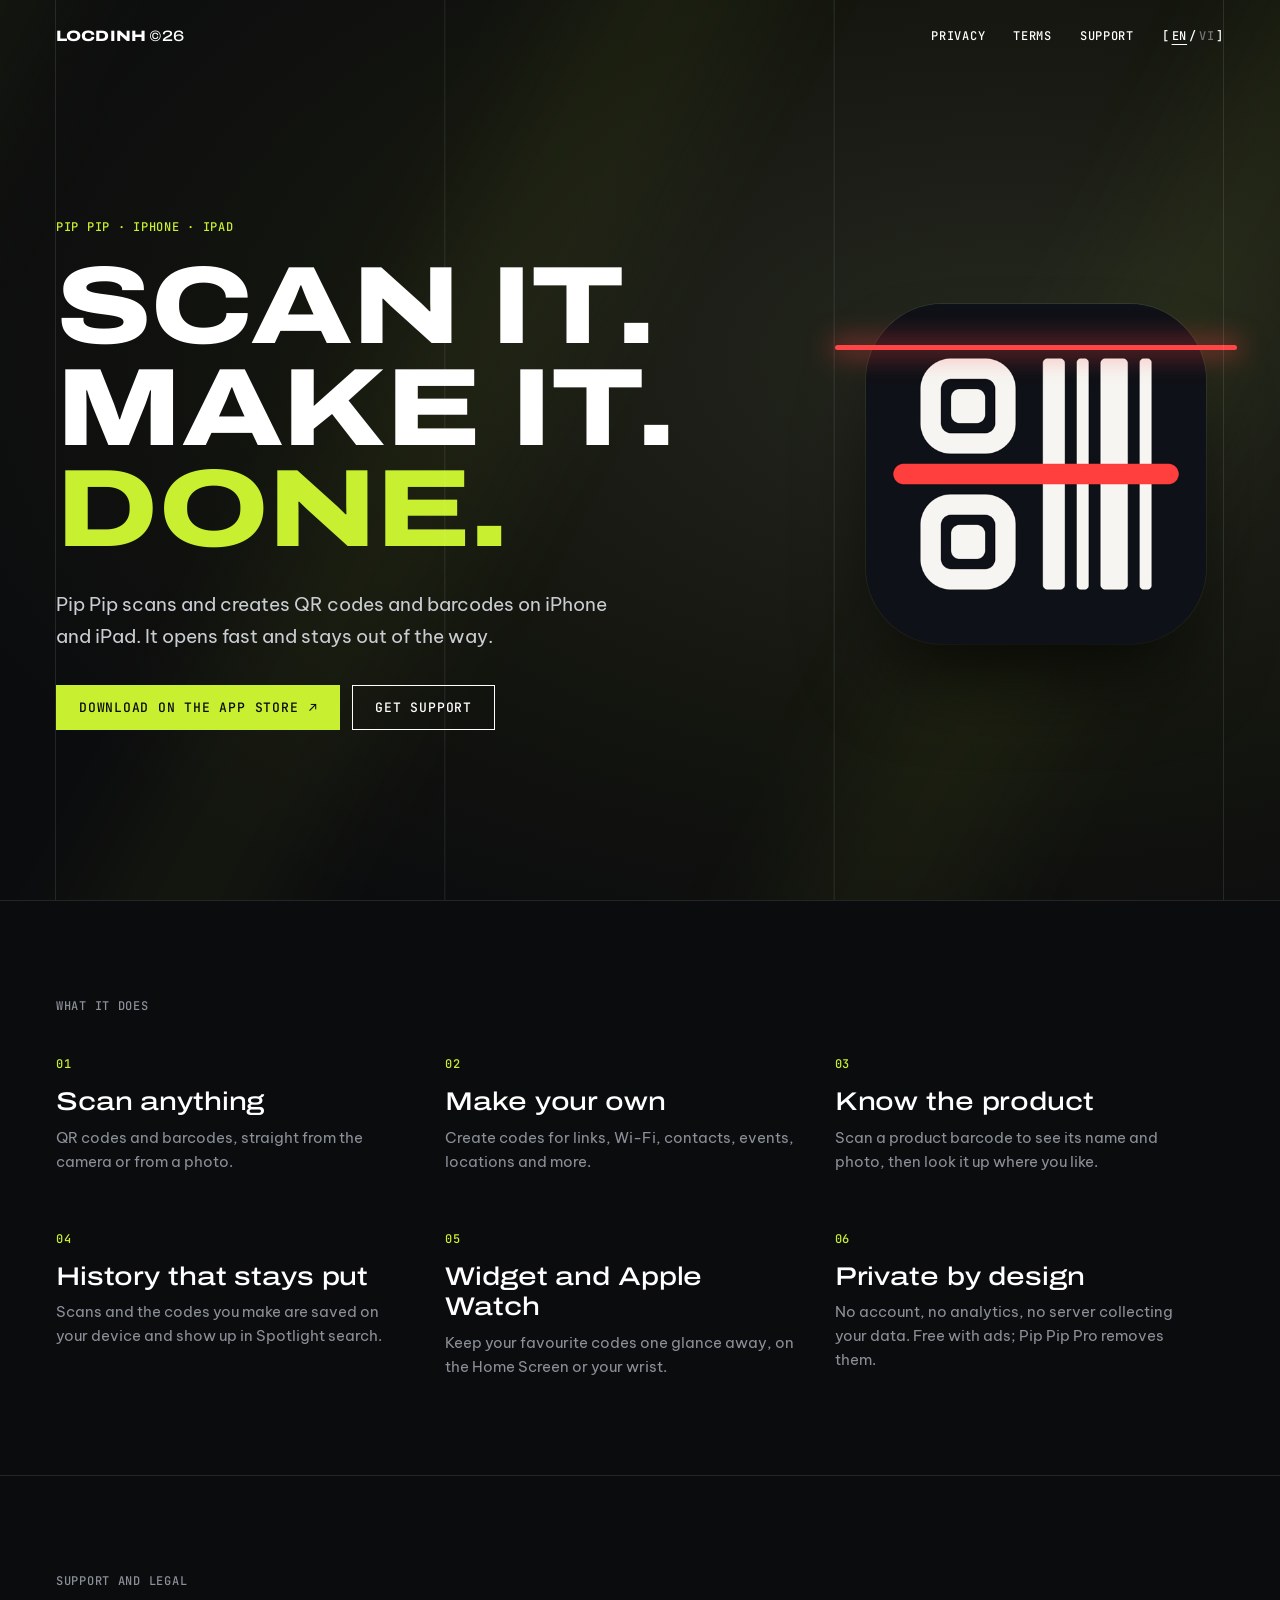
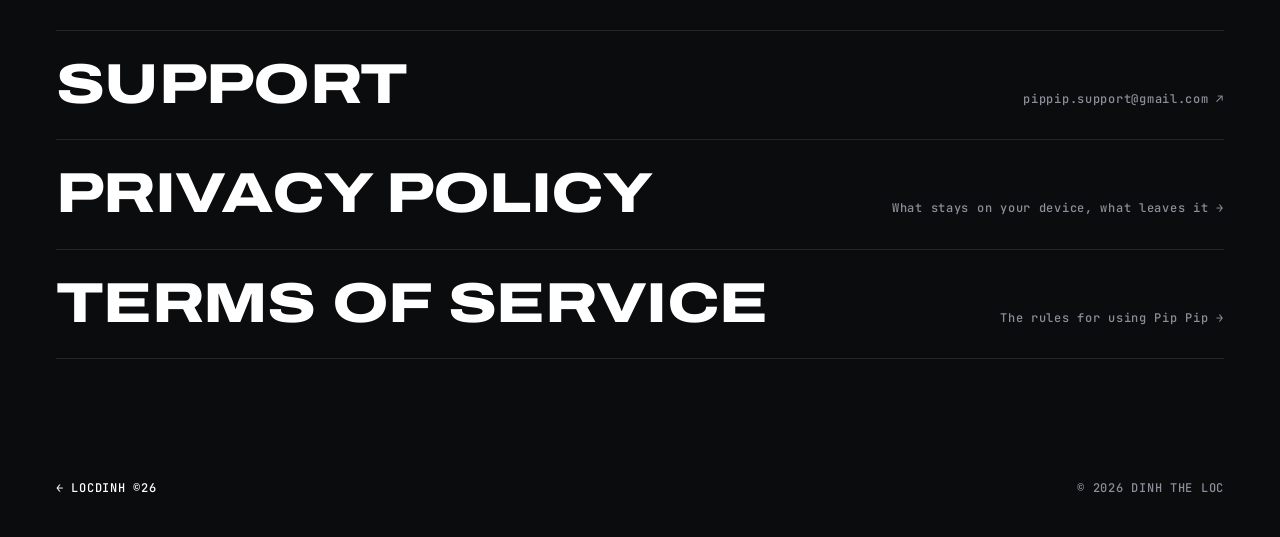
<file: pippip/index.html>
<!doctype html>
<html lang="en" data-lang="en">
<head>
<meta charset="utf-8">
<meta name="viewport" content="width=device-width, initial-scale=1">
<title>PIP PIP · QR and barcode scanner</title>
<meta name="description" content="Pip Pip scans and creates QR codes and barcodes on iPhone and iPad. Quét và tạo mã QR, mã vạch trên iPhone, iPad.">
<meta property="og:title" content="Pip Pip · QR and barcode scanner">
<meta property="og:description" content="Scan and create QR codes and barcodes on iPhone and iPad.">
<meta property="og:image" content="https://dinhtheloc.github.io/assets/pippip-icon.png">
<meta name="theme-color" content="#0b0c0e">
<link rel="icon" href="../assets/pippip-icon.png">
<link rel="stylesheet" href="style.css">
<script>
try { var l = localStorage.getItem("lang"); if (l === "vi" || l === "en") { document.documentElement.dataset.lang = l; document.documentElement.lang = l; } } catch (e) {}
</script>
</head>
<body class="landing">

<div class="grid" aria-hidden="true"></div>

<header class="hud">
  <a class="brand" href="../">LOCDINH<span>©26</span></a>
  <nav aria-label="Primary">
    <a class="opt" href="privacy.html"><span data-l="en">PRIVACY</span><span data-l="vi">RIÊNG TƯ</span></a>
    <a class="opt" href="terms.html"><span data-l="en">TERMS</span><span data-l="vi">ĐIỀU KHOẢN</span></a>
    <a href="#support"><span data-l="en">SUPPORT</span><span data-l="vi">HỖ TRỢ</span></a>
    <span class="switch" role="group" aria-label="Language">[<button type="button" data-set="en" aria-pressed="true">EN</button>/<button type="button" data-set="vi" aria-pressed="false">VI</button>]</span>
  </nav>
</header>

<main>

  <section class="hero">
    <div>
      <p class="mono tagline">PIP PIP · IPHONE · IPAD</p>
      <h1>
        <span data-l="en"><span class="ln">Scan it.</span><span class="ln">Make it.</span><span class="ln">Done.</span></span>
        <span data-l="vi"><span class="ln">Quét.</span><span class="ln">Tạo.</span><span class="ln">Xong.</span></span>
      </h1>
      <p class="lede">
        <span data-l="en">Pip Pip scans and creates QR codes and barcodes on iPhone and iPad. It opens fast and stays out of the way.</span>
        <span data-l="vi">Pip Pip quét và tạo mã QR, mã vạch trên iPhone, iPad. Mở là quét, không rườm rà.</span>
      </p>
      <div class="cta">
        <a class="btn primary" href="https://apps.apple.com/app/id6827655014"><span data-l="en">Download on the App Store</span><span data-l="vi">Tải trên App Store</span> ↗</a>
        <a class="btn" href="#support"><span data-l="en">Get support</span><span data-l="vi">Hỗ trợ</span></a>
      </div>
    </div>
    <div class="shot"><img src="../assets/pippip-icon.png" width="512" height="512" alt="Pip Pip app icon: a QR code and a barcode crossed by a red scan line"></div>
  </section>

  <section class="block">
    <p class="mono"><span data-l="en">WHAT IT DOES</span><span data-l="vi">PIP PIP LÀM GÌ</span></p>
    <ul class="features">
      <li>
        <span class="mono no">01</span>
        <h3><span data-l="en">Scan anything</span><span data-l="vi">Quét mọi mã</span></h3>
        <p><span data-l="en">QR codes and barcodes, straight from the camera or from a photo.</span><span data-l="vi">Mã QR và mã vạch, từ camera hoặc từ ảnh có sẵn.</span></p>
      </li>
      <li>
        <span class="mono no">02</span>
        <h3><span data-l="en">Make your own</span><span data-l="vi">Tự tạo mã</span></h3>
        <p><span data-l="en">Create codes for links, Wi-Fi, contacts, events, locations and more.</span><span data-l="vi">Tạo mã cho đường link, Wi-Fi, liên hệ, sự kiện, vị trí và nhiều thứ khác.</span></p>
      </li>
      <li>
        <span class="mono no">03</span>
        <h3><span data-l="en">Know the product</span><span data-l="vi">Biết ngay sản phẩm</span></h3>
        <p><span data-l="en">Scan a product barcode to see its name and photo, then look it up where you like.</span><span data-l="vi">Quét mã vạch sản phẩm để thấy tên và ảnh, rồi tra cứu ở nơi bạn muốn.</span></p>
      </li>
      <li>
        <span class="mono no">04</span>
        <h3><span data-l="en">History that stays put</span><span data-l="vi">Lịch sử nằm trên máy</span></h3>
        <p><span data-l="en">Scans and the codes you make are saved on your device and show up in Spotlight search.</span><span data-l="vi">Mã đã quét và mã bạn tạo được lưu trên máy, tìm được bằng Spotlight.</span></p>
      </li>
      <li>
        <span class="mono no">05</span>
        <h3><span data-l="en">Widget and Apple Watch</span><span data-l="vi">Widget và Apple Watch</span></h3>
        <p><span data-l="en">Keep your favourite codes one glance away, on the Home Screen or your wrist.</span><span data-l="vi">Mã yêu thích luôn trong tầm mắt, trên màn hình chính hoặc trên cổ tay.</span></p>
      </li>
      <li>
        <span class="mono no">06</span>
        <h3><span data-l="en">Private by design</span><span data-l="vi">Riêng tư từ gốc</span></h3>
        <p><span data-l="en">No account, no analytics, no server collecting your data. Free with ads; Pip Pip Pro removes them.</span><span data-l="vi">Không tài khoản, không thống kê, không máy chủ thu dữ liệu của bạn. Miễn phí có quảng cáo; Pip Pip Pro bỏ quảng cáo.</span></p>
      </li>
    </ul>
  </section>

  <section class="block" id="support">
    <p class="mono"><span data-l="en">SUPPORT AND LEGAL</span><span data-l="vi">HỖ TRỢ VÀ PHÁP LÝ</span></p>
    <ul class="rows">
      <li><a href="mailto:pippip.support@gmail.com"><span><span data-l="en">Support</span><span data-l="vi">Hỗ trợ</span></span><small>pippip.support@gmail.com ↗</small></a></li>
      <li><a href="privacy.html"><span><span data-l="en">Privacy Policy</span><span data-l="vi">Quyền riêng tư</span></span><small><span data-l="en">What stays on your device, what leaves it</span><span data-l="vi">Dữ liệu nào ở lại máy, dữ liệu nào gửi đi</span> →</small></a></li>
      <li><a href="terms.html"><span><span data-l="en">Terms of Service</span><span data-l="vi">Điều khoản dịch vụ</span></span><small><span data-l="en">The rules for using Pip Pip</span><span data-l="vi">Quy định khi dùng Pip Pip</span> →</small></a></li>
    </ul>
  </section>

</main>

<footer class="foot mono">
  <a href="../">← LOCDINH ©26</a>
  <span>© 2026 DINH THE LOC</span>
</footer>

<script>
(function () {
  var root = document.documentElement, buttons = document.querySelectorAll(".switch button");
  function setLang(lang, save) {
    root.dataset.lang = lang; root.lang = lang;
    buttons.forEach(function (b) { b.setAttribute("aria-pressed", String(b.dataset.set === lang)); });
    if (save) { try { localStorage.setItem("lang", lang); } catch (e) {} }
  }
  setLang(root.dataset.lang === "vi" ? "vi" : "en", false);
  buttons.forEach(function (b) { b.addEventListener("click", function () { setLang(b.dataset.set, true); }); });
})();
</script>
</body>
</html>
</file>
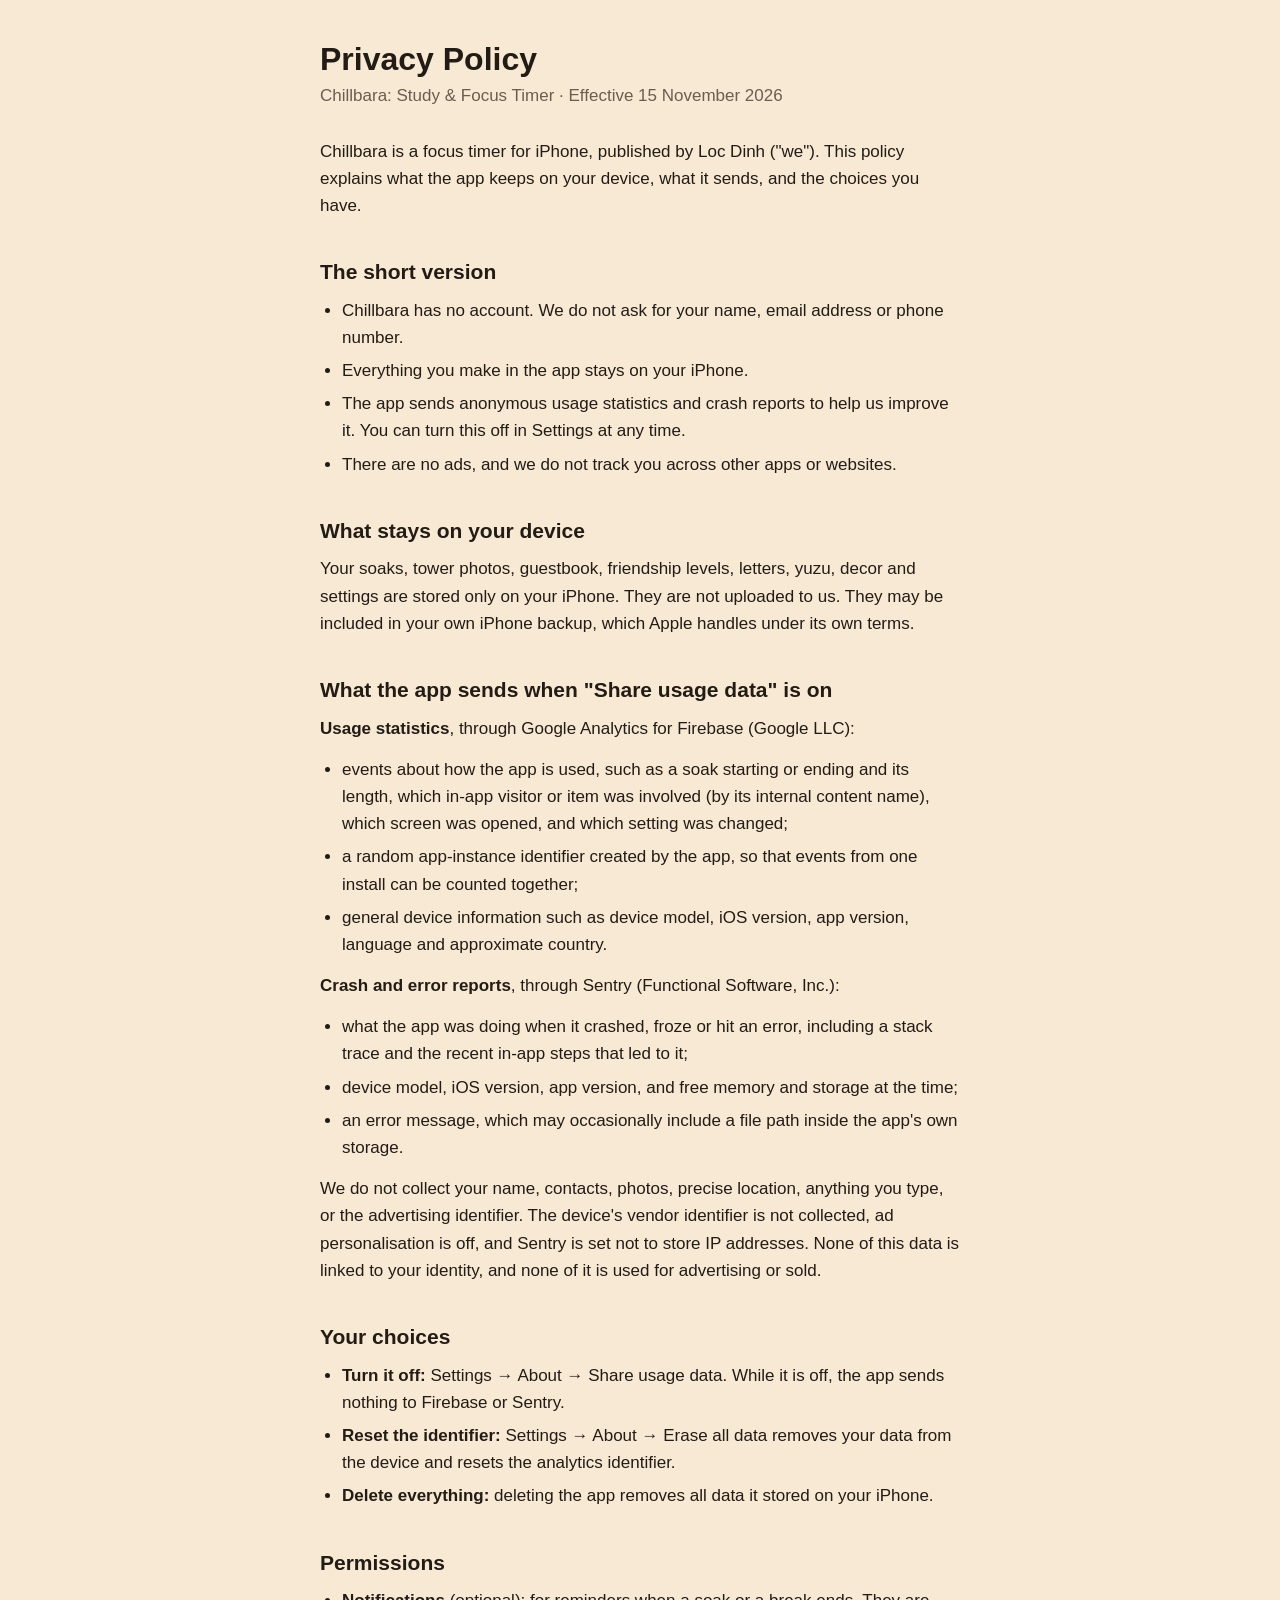
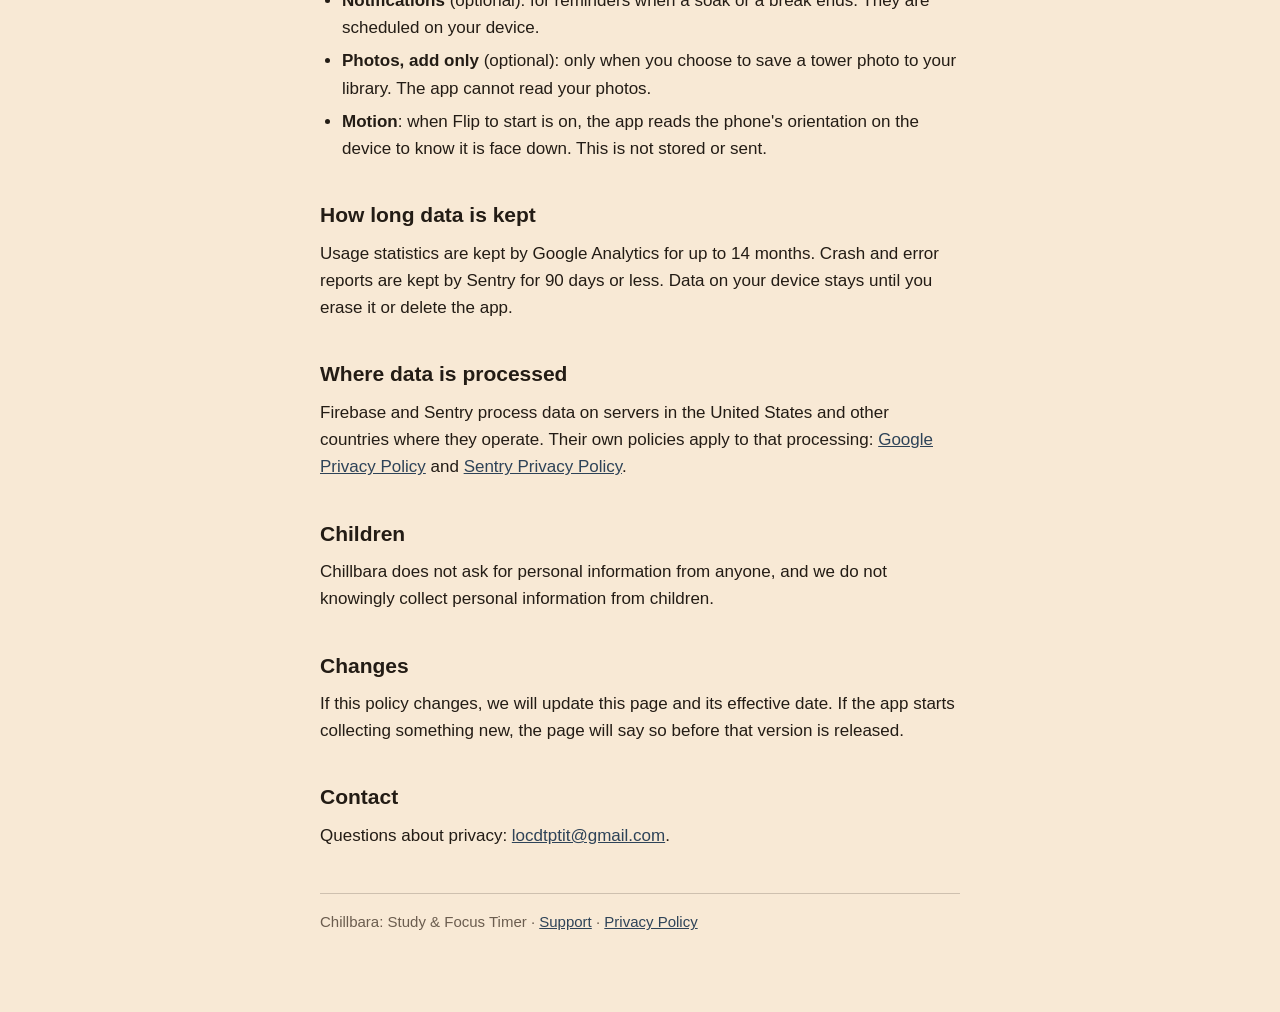
<file: chillbara/privacy.html>
<!doctype html>
<html lang="en">
<head>
<meta charset="utf-8">
<meta name="viewport" content="width=device-width, initial-scale=1">
<title>Chillbara Privacy Policy</title>
<style>
  :root { --paper: #F8E9D5; --card: #FFF9EF; --ink: #231C15; --soft: #6B5D4F; --indigo: #2E4358; }
  * { box-sizing: border-box; }
  body { margin: 0; background: var(--paper); color: var(--ink);
         font: 17px/1.6 -apple-system, BlinkMacSystemFont, "Segoe UI", Roboto, Helvetica, Arial, sans-serif; }
  main { max-width: 680px; margin: 0 auto; padding: 40px 20px 64px; }
  h1 { font-size: 32px; line-height: 1.2; margin: 0 0 4px; }
  h2 { font-size: 21px; margin: 36px 0 8px; }
  p, ul { margin: 0 0 14px; }
  ul { padding-left: 22px; }
  li { margin-bottom: 6px; }
  a { color: var(--indigo); }
  .sub { color: var(--soft); margin-bottom: 28px; }
  .card { background: var(--card); border: 1.5px solid var(--ink); border-radius: 16px; padding: 16px 18px; margin: 0 0 14px; }
  .card h3 { font-size: 17px; margin: 0 0 4px; }
  .card p { margin: 0; }
  footer { margin-top: 44px; padding-top: 16px; border-top: 1px solid rgba(35, 28, 21, 0.2); color: var(--soft); font-size: 15px; }
</style>
</head>
<body>
<!-- Nguồn sự thật: docs/site/privacy.html của repo app chillbara-soaks. Đổi luồng dữ liệu hay tính năng ở app thì sửa ở đó rồi chép sang đây. -->
<main>
<h1>Privacy Policy</h1>
<p class="sub">Chillbara: Study &amp; Focus Timer · Effective 15 November 2026</p>

<p>Chillbara is a focus timer for iPhone, published by Loc Dinh ("we"). This policy explains what the app keeps on your device, what it sends, and the choices you have.</p>

<h2>The short version</h2>
<ul>
<li>Chillbara has no account. We do not ask for your name, email address or phone number.</li>
<li>Everything you make in the app stays on your iPhone.</li>
<li>The app sends anonymous usage statistics and crash reports to help us improve it. You can turn this off in Settings at any time.</li>
<li>There are no ads, and we do not track you across other apps or websites.</li>
</ul>

<h2>What stays on your device</h2>
<p>Your soaks, tower photos, guestbook, friendship levels, letters, yuzu, decor and settings are stored only on your iPhone. They are not uploaded to us. They may be included in your own iPhone backup, which Apple handles under its own terms.</p>

<h2>What the app sends when "Share usage data" is on</h2>
<p><b>Usage statistics</b>, through Google Analytics for Firebase (Google LLC):</p>
<ul>
<li>events about how the app is used, such as a soak starting or ending and its length, which in-app visitor or item was involved (by its internal content name), which screen was opened, and which setting was changed;</li>
<li>a random app-instance identifier created by the app, so that events from one install can be counted together;</li>
<li>general device information such as device model, iOS version, app version, language and approximate country.</li>
</ul>
<p><b>Crash and error reports</b>, through Sentry (Functional Software, Inc.):</p>
<ul>
<li>what the app was doing when it crashed, froze or hit an error, including a stack trace and the recent in-app steps that led to it;</li>
<li>device model, iOS version, app version, and free memory and storage at the time;</li>
<li>an error message, which may occasionally include a file path inside the app's own storage.</li>
</ul>
<p>We do not collect your name, contacts, photos, precise location, anything you type, or the advertising identifier. The device's vendor identifier is not collected, ad personalisation is off, and Sentry is set not to store IP addresses. None of this data is linked to your identity, and none of it is used for advertising or sold.</p>

<h2>Your choices</h2>
<ul>
<li><b>Turn it off:</b> Settings → About → Share usage data. While it is off, the app sends nothing to Firebase or Sentry.</li>
<li><b>Reset the identifier:</b> Settings → About → Erase all data removes your data from the device and resets the analytics identifier.</li>
<li><b>Delete everything:</b> deleting the app removes all data it stored on your iPhone.</li>
</ul>

<h2>Permissions</h2>
<ul>
<li><b>Notifications</b> (optional): for reminders when a soak or a break ends. They are scheduled on your device.</li>
<li><b>Photos, add only</b> (optional): only when you choose to save a tower photo to your library. The app cannot read your photos.</li>
<li><b>Motion</b>: when Flip to start is on, the app reads the phone's orientation on the device to know it is face down. This is not stored or sent.</li>
</ul>

<h2>How long data is kept</h2>
<p>Usage statistics are kept by Google Analytics for up to 14 months. Crash and error reports are kept by Sentry for 90 days or less. Data on your device stays until you erase it or delete the app.</p>

<h2>Where data is processed</h2>
<p>Firebase and Sentry process data on servers in the United States and other countries where they operate. Their own policies apply to that processing: <a href="https://policies.google.com/privacy">Google Privacy Policy</a> and <a href="https://sentry.io/privacy/">Sentry Privacy Policy</a>.</p>

<h2>Children</h2>
<p>Chillbara does not ask for personal information from anyone, and we do not knowingly collect personal information from children.</p>

<h2>Changes</h2>
<p>If this policy changes, we will update this page and its effective date. If the app starts collecting something new, the page will say so before that version is released.</p>

<h2>Contact</h2>
<p>Questions about privacy: <a href="mailto:locdtptit@gmail.com?subject=Chillbara%20privacy">locdtptit@gmail.com</a>.</p>
<footer>
<p>Chillbara: Study &amp; Focus Timer · <a href="support.html">Support</a> · <a href="privacy.html">Privacy Policy</a></p>
</footer>
</main>
</body>
</html>
</file>
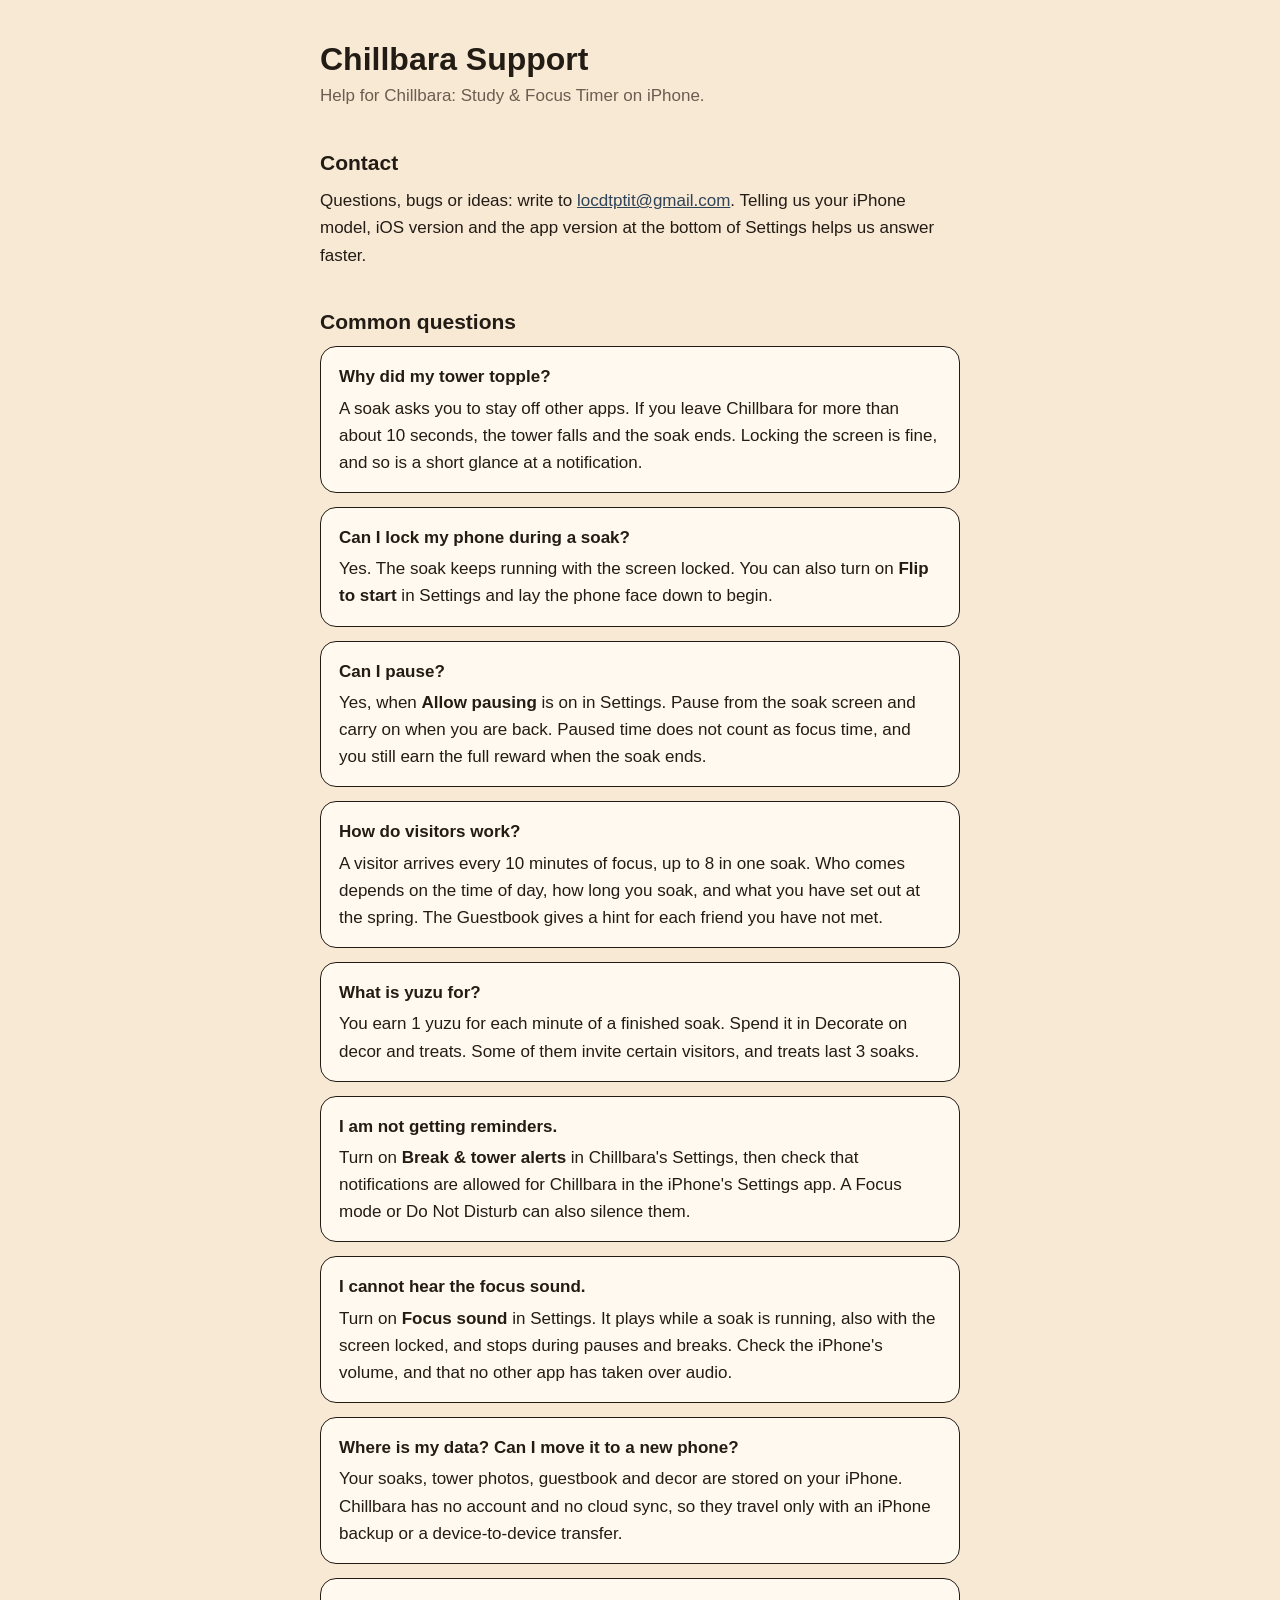
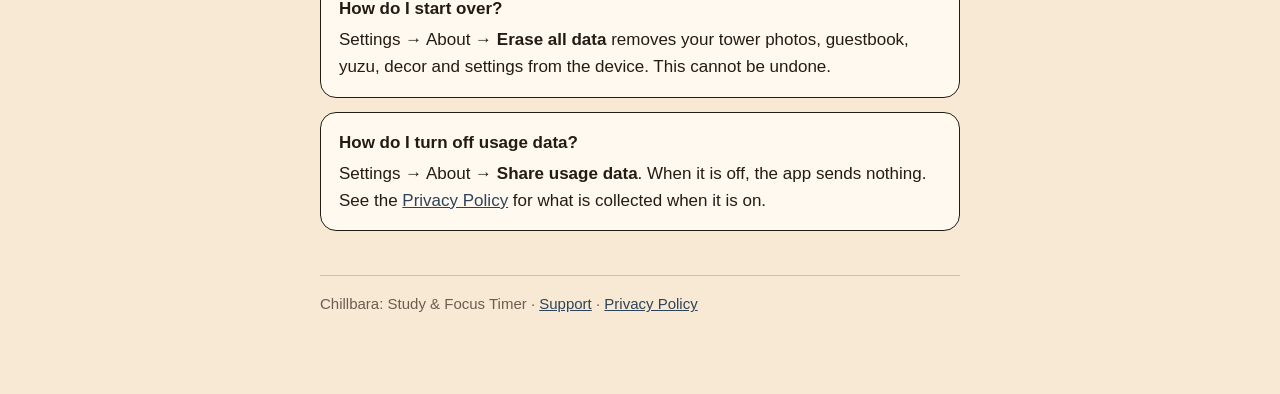
<file: chillbara/support.html>
<!doctype html>
<html lang="en">
<head>
<meta charset="utf-8">
<meta name="viewport" content="width=device-width, initial-scale=1">
<title>Chillbara Support</title>
<style>
  :root { --paper: #F8E9D5; --card: #FFF9EF; --ink: #231C15; --soft: #6B5D4F; --indigo: #2E4358; }
  * { box-sizing: border-box; }
  body { margin: 0; background: var(--paper); color: var(--ink);
         font: 17px/1.6 -apple-system, BlinkMacSystemFont, "Segoe UI", Roboto, Helvetica, Arial, sans-serif; }
  main { max-width: 680px; margin: 0 auto; padding: 40px 20px 64px; }
  h1 { font-size: 32px; line-height: 1.2; margin: 0 0 4px; }
  h2 { font-size: 21px; margin: 36px 0 8px; }
  p, ul { margin: 0 0 14px; }
  ul { padding-left: 22px; }
  li { margin-bottom: 6px; }
  a { color: var(--indigo); }
  .sub { color: var(--soft); margin-bottom: 28px; }
  .card { background: var(--card); border: 1.5px solid var(--ink); border-radius: 16px; padding: 16px 18px; margin: 0 0 14px; }
  .card h3 { font-size: 17px; margin: 0 0 4px; }
  .card p { margin: 0; }
  footer { margin-top: 44px; padding-top: 16px; border-top: 1px solid rgba(35, 28, 21, 0.2); color: var(--soft); font-size: 15px; }
</style>
</head>
<body>
<!-- Nguồn sự thật: docs/site/support.html của repo app chillbara-soaks. Đổi luồng dữ liệu hay tính năng ở app thì sửa ở đó rồi chép sang đây. -->
<main>
<h1>Chillbara Support</h1>
<p class="sub">Help for Chillbara: Study &amp; Focus Timer on iPhone.</p>

<h2>Contact</h2>
<p>Questions, bugs or ideas: write to <a href="mailto:locdtptit@gmail.com?subject=Chillbara%20support">locdtptit@gmail.com</a>. Telling us your iPhone model, iOS version and the app version at the bottom of Settings helps us answer faster.</p>

<h2>Common questions</h2>

<div class="card"><h3>Why did my tower topple?</h3>
<p>A soak asks you to stay off other apps. If you leave Chillbara for more than about 10 seconds, the tower falls and the soak ends. Locking the screen is fine, and so is a short glance at a notification.</p></div>

<div class="card"><h3>Can I lock my phone during a soak?</h3>
<p>Yes. The soak keeps running with the screen locked. You can also turn on <b>Flip to start</b> in Settings and lay the phone face down to begin.</p></div>

<div class="card"><h3>Can I pause?</h3>
<p>Yes, when <b>Allow pausing</b> is on in Settings. Pause from the soak screen and carry on when you are back. Paused time does not count as focus time, and you still earn the full reward when the soak ends.</p></div>

<div class="card"><h3>How do visitors work?</h3>
<p>A visitor arrives every 10 minutes of focus, up to 8 in one soak. Who comes depends on the time of day, how long you soak, and what you have set out at the spring. The Guestbook gives a hint for each friend you have not met.</p></div>

<div class="card"><h3>What is yuzu for?</h3>
<p>You earn 1 yuzu for each minute of a finished soak. Spend it in Decorate on decor and treats. Some of them invite certain visitors, and treats last 3 soaks.</p></div>

<div class="card"><h3>I am not getting reminders.</h3>
<p>Turn on <b>Break &amp; tower alerts</b> in Chillbara's Settings, then check that notifications are allowed for Chillbara in the iPhone's Settings app. A Focus mode or Do Not Disturb can also silence them.</p></div>

<div class="card"><h3>I cannot hear the focus sound.</h3>
<p>Turn on <b>Focus sound</b> in Settings. It plays while a soak is running, also with the screen locked, and stops during pauses and breaks. Check the iPhone's volume, and that no other app has taken over audio.</p></div>

<div class="card"><h3>Where is my data? Can I move it to a new phone?</h3>
<p>Your soaks, tower photos, guestbook and decor are stored on your iPhone. Chillbara has no account and no cloud sync, so they travel only with an iPhone backup or a device-to-device transfer.</p></div>

<div class="card"><h3>How do I start over?</h3>
<p>Settings → About → <b>Erase all data</b> removes your tower photos, guestbook, yuzu, decor and settings from the device. This cannot be undone.</p></div>

<div class="card"><h3>How do I turn off usage data?</h3>
<p>Settings → About → <b>Share usage data</b>. When it is off, the app sends nothing. See the <a href="privacy.html">Privacy Policy</a> for what is collected when it is on.</p></div>
<footer>
<p>Chillbara: Study &amp; Focus Timer · <a href="support.html">Support</a> · <a href="privacy.html">Privacy Policy</a></p>
</footer>
</main>
</body>
</html>
</file>
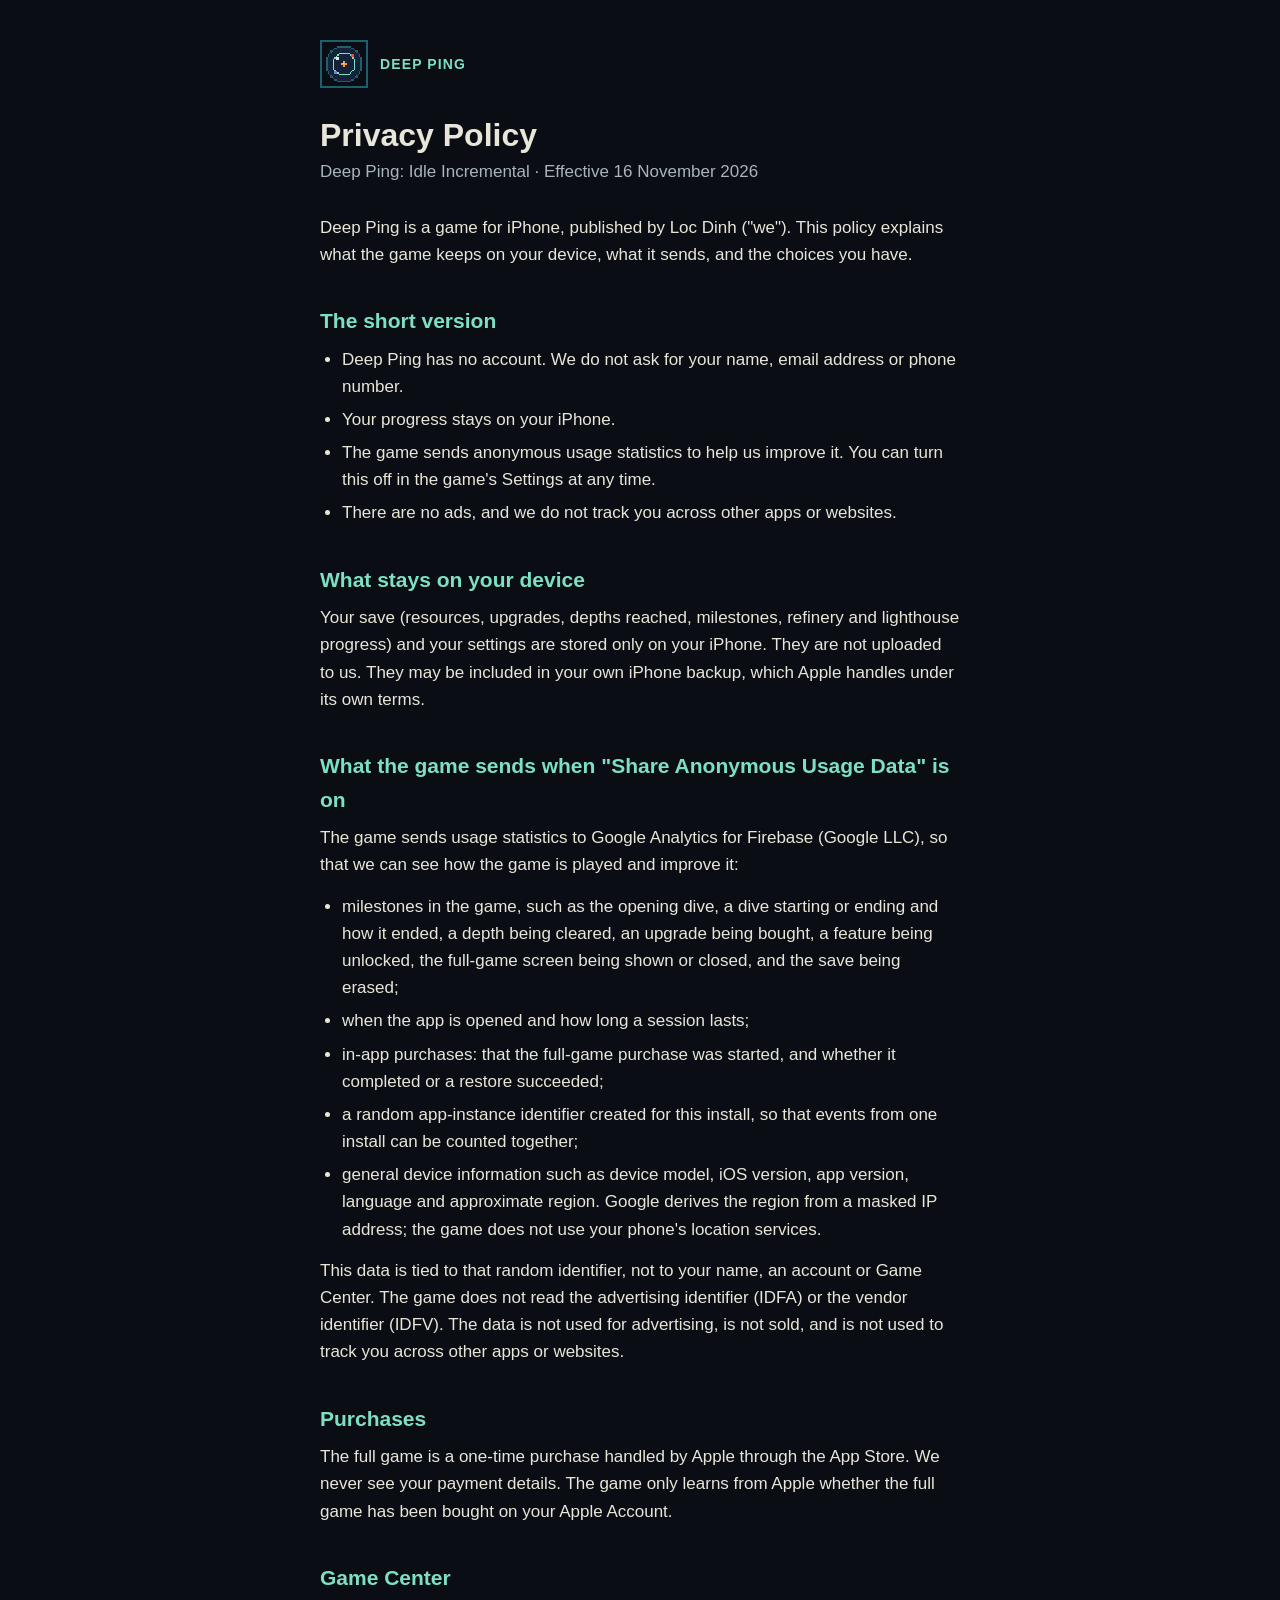
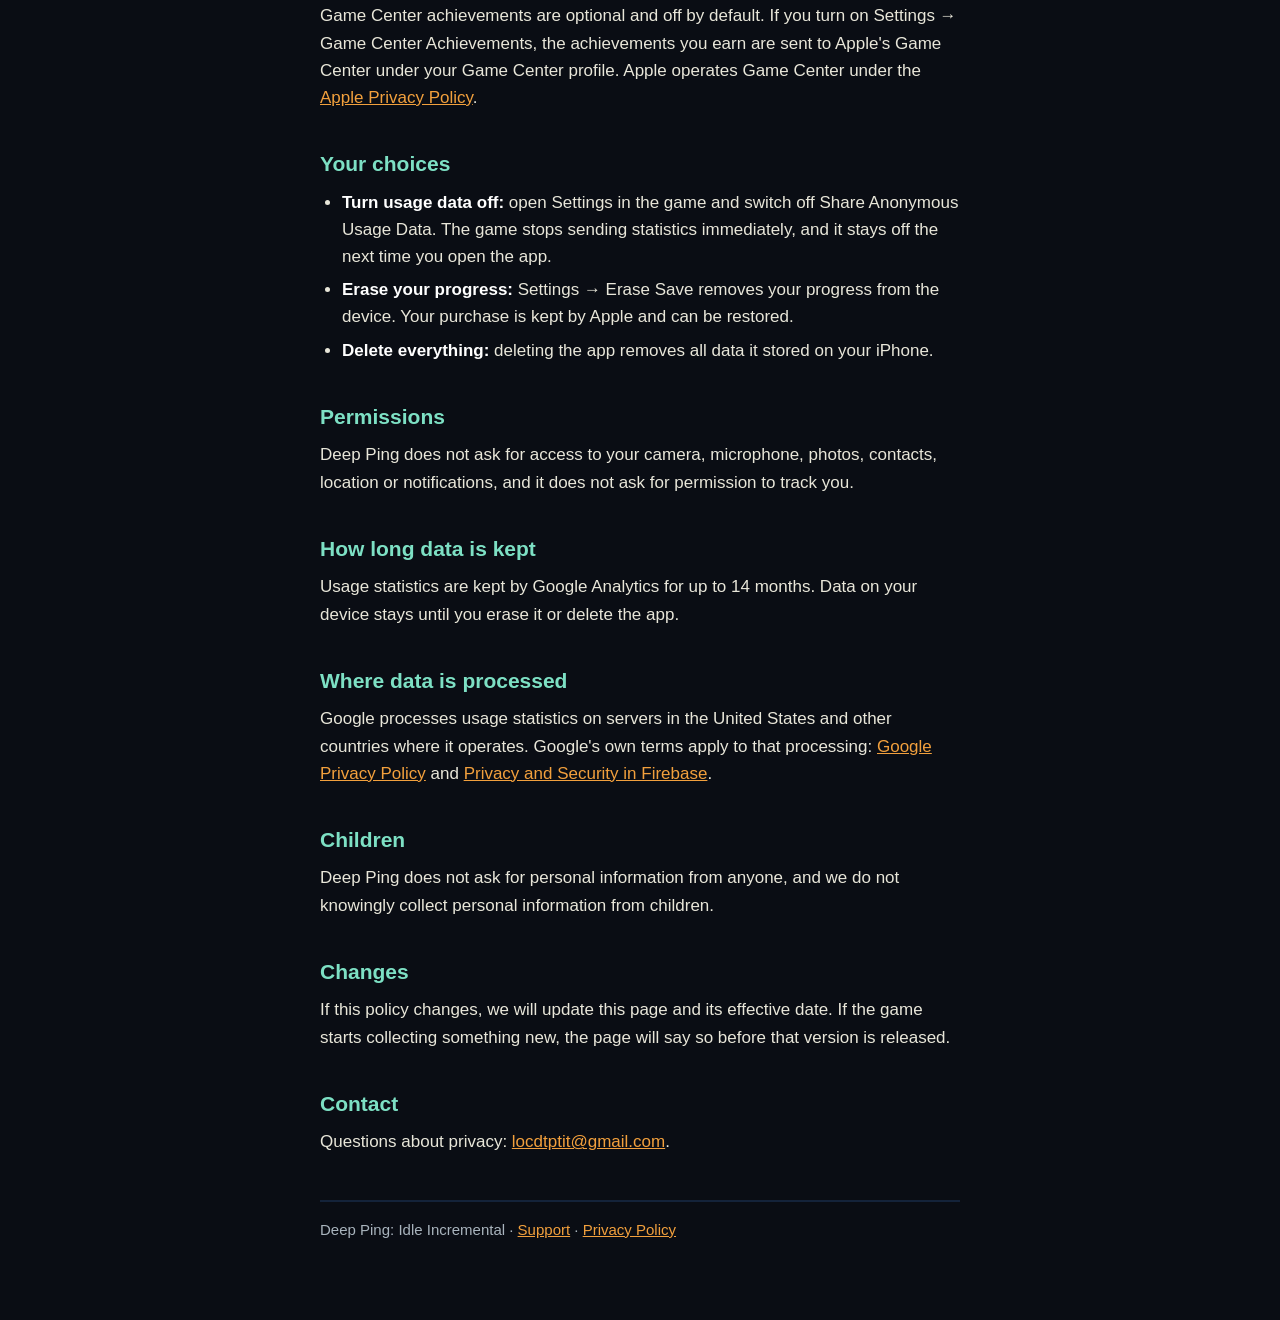
<file: deepping/privacy.html>
<!doctype html>
<html lang="en">
<head>
<meta charset="utf-8">
<meta name="viewport" content="width=device-width, initial-scale=1">
<title>Deep Ping Privacy Policy</title>
<meta name="description" content="What Deep Ping: Idle Incremental keeps on your iPhone, what it sends, and the choices you have.">
<meta name="theme-color" content="#0A0D14">
<link rel="icon" href="../assets/deepping-icon.png">
<style>
  :root { --abyss: #0A0D14; --navy: #14233A; --teal: #1F5F6B; --mint: #7DE0C4; --bone: #E8E6D9; --soft: #A9B4BD; --amber: #F2A03D; }
  * { box-sizing: border-box; }
  body { margin: 0; background: var(--abyss); color: var(--bone);
         font: 17px/1.6 -apple-system, BlinkMacSystemFont, "Segoe UI", Roboto, Helvetica, Arial, sans-serif; }
  main { max-width: 680px; margin: 0 auto; padding: 40px 20px 64px; }
  .app { display: flex; align-items: center; gap: 12px; margin: 0 0 28px; color: var(--mint); font-weight: 700; letter-spacing: 0.08em; text-transform: uppercase; font-size: 14px; }
  .app img { width: 48px; height: 48px; border: 2px solid var(--teal); image-rendering: pixelated; }
  h1 { font-size: 32px; line-height: 1.2; margin: 0 0 4px; }
  h2 { font-size: 21px; margin: 36px 0 8px; color: var(--mint); }
  p, ul { margin: 0 0 14px; }
  ul { padding-left: 22px; }
  li { margin-bottom: 6px; }
  a { color: var(--amber); }
  b { color: #fff; }
  .sub { color: var(--soft); margin-bottom: 28px; }
  footer { margin-top: 44px; padding-top: 16px; border-top: 2px solid var(--navy); color: var(--soft); font-size: 15px; }
</style>
</head>
<body>
<!-- Nguồn sự thật: docs/appstore.md mục 7 của repo app deep-ping. Đổi luồng dữ liệu hay tính năng ở app thì sửa trang này theo. -->
<main>
<p class="app"><img src="../assets/deepping-icon.png" alt="" width="48" height="48">Deep Ping</p>
<h1>Privacy Policy</h1>
<p class="sub">Deep Ping: Idle Incremental · Effective 16 November 2026</p>

<p>Deep Ping is a game for iPhone, published by Loc Dinh ("we"). This policy explains what the game keeps on your device, what it sends, and the choices you have.</p>

<h2>The short version</h2>
<ul>
<li>Deep Ping has no account. We do not ask for your name, email address or phone number.</li>
<li>Your progress stays on your iPhone.</li>
<li>The game sends anonymous usage statistics to help us improve it. You can turn this off in the game's Settings at any time.</li>
<li>There are no ads, and we do not track you across other apps or websites.</li>
</ul>

<h2>What stays on your device</h2>
<p>Your save (resources, upgrades, depths reached, milestones, refinery and lighthouse progress) and your settings are stored only on your iPhone. They are not uploaded to us. They may be included in your own iPhone backup, which Apple handles under its own terms.</p>

<h2>What the game sends when "Share Anonymous Usage Data" is on</h2>
<p>The game sends usage statistics to Google Analytics for Firebase (Google LLC), so that we can see how the game is played and improve it:</p>
<ul>
<li>milestones in the game, such as the opening dive, a dive starting or ending and how it ended, a depth being cleared, an upgrade being bought, a feature being unlocked, the full-game screen being shown or closed, and the save being erased;</li>
<li>when the app is opened and how long a session lasts;</li>
<li>in-app purchases: that the full-game purchase was started, and whether it completed or a restore succeeded;</li>
<li>a random app-instance identifier created for this install, so that events from one install can be counted together;</li>
<li>general device information such as device model, iOS version, app version, language and approximate region. Google derives the region from a masked IP address; the game does not use your phone's location services.</li>
</ul>
<p>This data is tied to that random identifier, not to your name, an account or Game Center. The game does not read the advertising identifier (IDFA) or the vendor identifier (IDFV). The data is not used for advertising, is not sold, and is not used to track you across other apps or websites.</p>

<h2>Purchases</h2>
<p>The full game is a one-time purchase handled by Apple through the App Store. We never see your payment details. The game only learns from Apple whether the full game has been bought on your Apple Account.</p>

<h2>Game Center</h2>
<p>Game Center achievements are optional and off by default. If you turn on Settings → Game Center Achievements, the achievements you earn are sent to Apple's Game Center under your Game Center profile. Apple operates Game Center under the <a href="https://www.apple.com/legal/privacy/">Apple Privacy Policy</a>.</p>

<h2>Your choices</h2>
<ul>
<li><b>Turn usage data off:</b> open Settings in the game and switch off Share Anonymous Usage Data. The game stops sending statistics immediately, and it stays off the next time you open the app.</li>
<li><b>Erase your progress:</b> Settings → Erase Save removes your progress from the device. Your purchase is kept by Apple and can be restored.</li>
<li><b>Delete everything:</b> deleting the app removes all data it stored on your iPhone.</li>
</ul>

<h2>Permissions</h2>
<p>Deep Ping does not ask for access to your camera, microphone, photos, contacts, location or notifications, and it does not ask for permission to track you.</p>

<h2>How long data is kept</h2>
<p>Usage statistics are kept by Google Analytics for up to 14 months. Data on your device stays until you erase it or delete the app.</p>

<h2>Where data is processed</h2>
<p>Google processes usage statistics on servers in the United States and other countries where it operates. Google's own terms apply to that processing: <a href="https://policies.google.com/privacy">Google Privacy Policy</a> and <a href="https://firebase.google.com/support/privacy">Privacy and Security in Firebase</a>.</p>

<h2>Children</h2>
<p>Deep Ping does not ask for personal information from anyone, and we do not knowingly collect personal information from children.</p>

<h2>Changes</h2>
<p>If this policy changes, we will update this page and its effective date. If the game starts collecting something new, the page will say so before that version is released.</p>

<h2>Contact</h2>
<p>Questions about privacy: <a href="mailto:locdtptit@gmail.com?subject=Deep%20Ping%20privacy">locdtptit@gmail.com</a>.</p>
<footer>
<p>Deep Ping: Idle Incremental · <a href="support.html">Support</a> · <a href="privacy.html">Privacy Policy</a></p>
</footer>
</main>
</body>
</html>
</file>
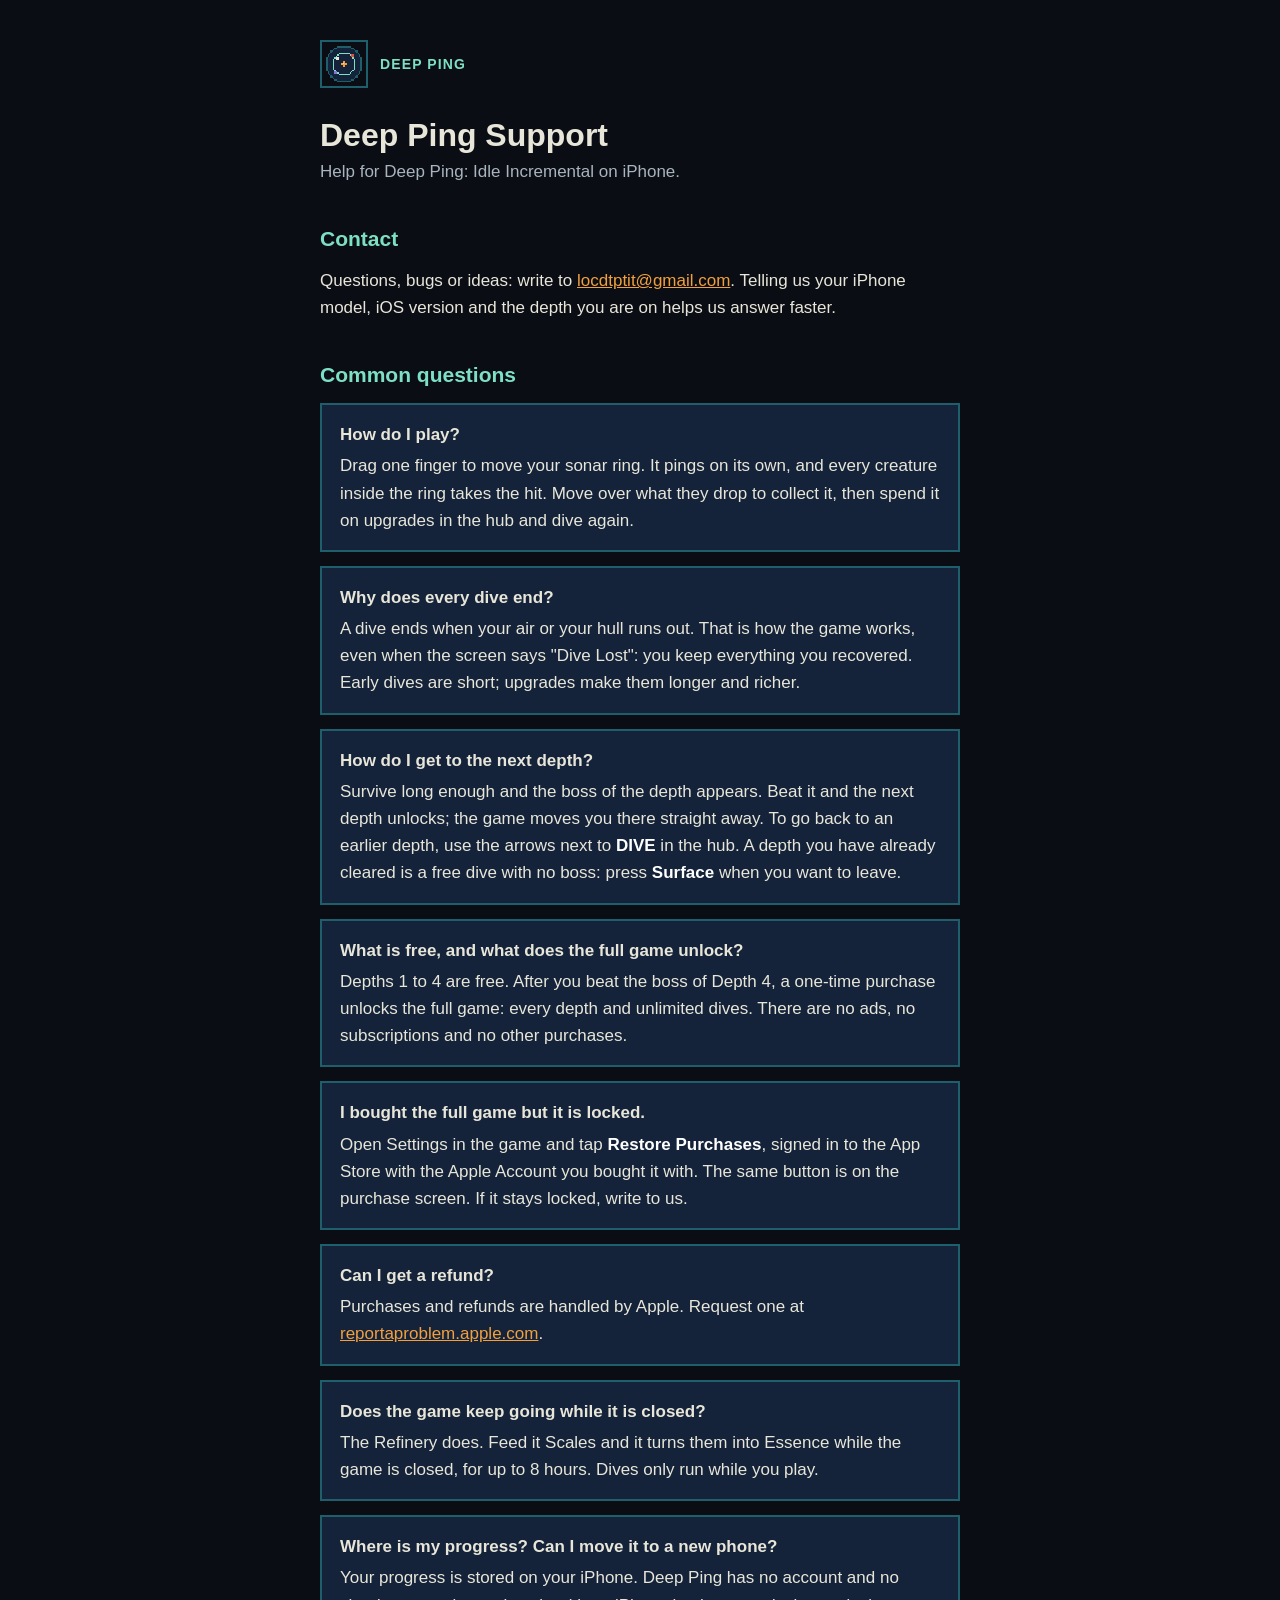
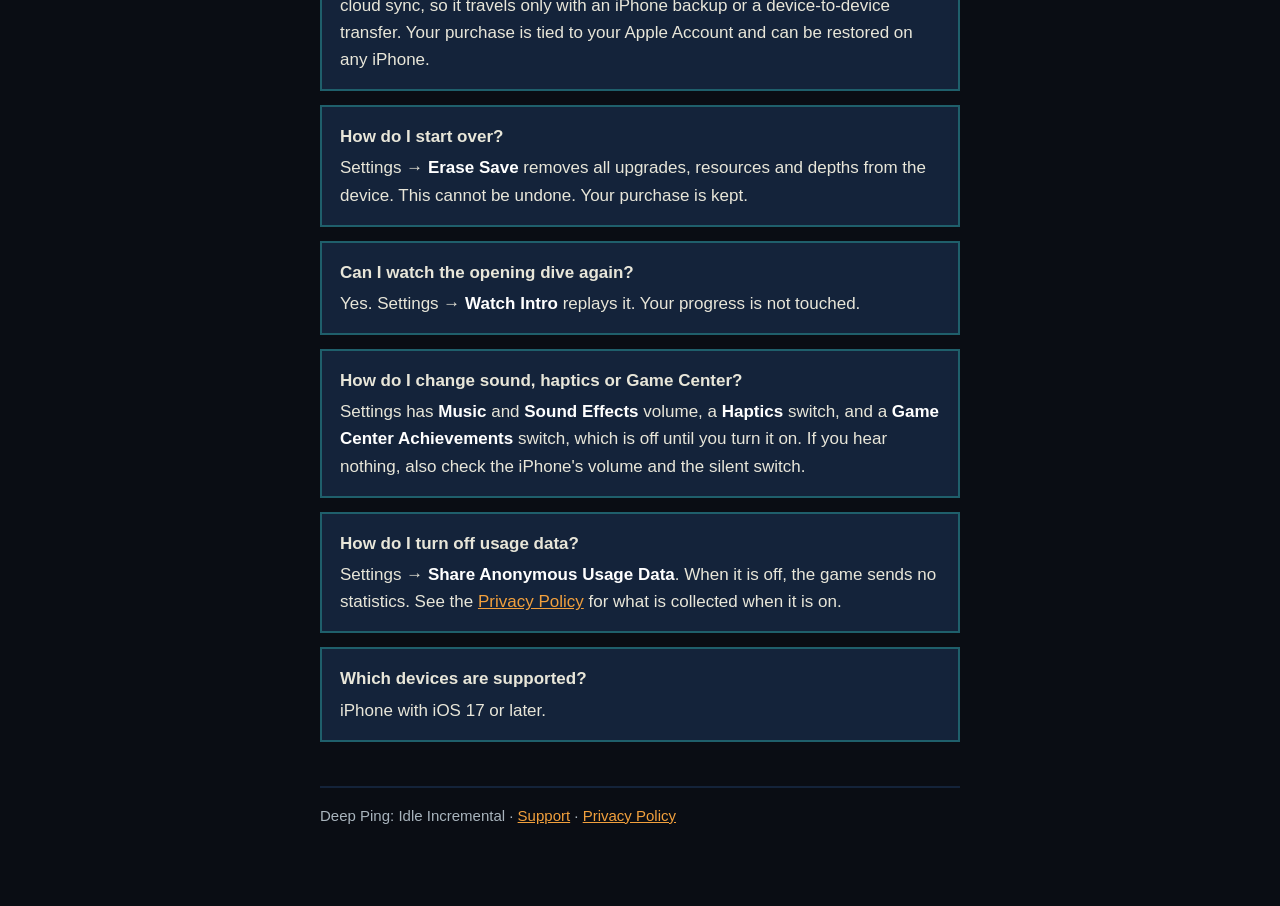
<file: deepping/support.html>
<!doctype html>
<html lang="en">
<head>
<meta charset="utf-8">
<meta name="viewport" content="width=device-width, initial-scale=1">
<title>Deep Ping Support</title>
<meta name="description" content="Help and contact for Deep Ping: Idle Incremental on iPhone.">
<meta name="theme-color" content="#0A0D14">
<link rel="icon" href="../assets/deepping-icon.png">
<style>
  :root { --abyss: #0A0D14; --navy: #14233A; --teal: #1F5F6B; --mint: #7DE0C4; --bone: #E8E6D9; --soft: #A9B4BD; --amber: #F2A03D; }
  * { box-sizing: border-box; }
  body { margin: 0; background: var(--abyss); color: var(--bone);
         font: 17px/1.6 -apple-system, BlinkMacSystemFont, "Segoe UI", Roboto, Helvetica, Arial, sans-serif; }
  main { max-width: 680px; margin: 0 auto; padding: 40px 20px 64px; }
  .app { display: flex; align-items: center; gap: 12px; margin: 0 0 28px; color: var(--mint); font-weight: 700; letter-spacing: 0.08em; text-transform: uppercase; font-size: 14px; }
  .app img { width: 48px; height: 48px; border: 2px solid var(--teal); image-rendering: pixelated; }
  h1 { font-size: 32px; line-height: 1.2; margin: 0 0 4px; }
  h2 { font-size: 21px; margin: 36px 0 12px; color: var(--mint); }
  p { margin: 0 0 14px; }
  a { color: var(--amber); }
  b { color: #fff; }
  .sub { color: var(--soft); margin-bottom: 28px; }
  .card { background: var(--navy); border: 2px solid var(--teal); padding: 16px 18px; margin: 0 0 14px; }
  .card h3 { font-size: 17px; margin: 0 0 4px; }
  .card p { margin: 0; }
  footer { margin-top: 44px; padding-top: 16px; border-top: 2px solid var(--navy); color: var(--soft); font-size: 15px; }
</style>
</head>
<body>
<!-- Nguồn sự thật: repo app deep-ping (docs/STATUS.md, docs/appstore.md). Đổi luật chơi, tên nút hay cách mua ở app thì sửa trang này theo. -->
<main>
<p class="app"><img src="../assets/deepping-icon.png" alt="" width="48" height="48">Deep Ping</p>
<h1>Deep Ping Support</h1>
<p class="sub">Help for Deep Ping: Idle Incremental on iPhone.</p>

<h2>Contact</h2>
<p>Questions, bugs or ideas: write to <a href="mailto:locdtptit@gmail.com?subject=Deep%20Ping%20support">locdtptit@gmail.com</a>. Telling us your iPhone model, iOS version and the depth you are on helps us answer faster.</p>

<h2>Common questions</h2>

<div class="card"><h3>How do I play?</h3>
<p>Drag one finger to move your sonar ring. It pings on its own, and every creature inside the ring takes the hit. Move over what they drop to collect it, then spend it on upgrades in the hub and dive again.</p></div>

<div class="card"><h3>Why does every dive end?</h3>
<p>A dive ends when your air or your hull runs out. That is how the game works, even when the screen says "Dive Lost": you keep everything you recovered. Early dives are short; upgrades make them longer and richer.</p></div>

<div class="card"><h3>How do I get to the next depth?</h3>
<p>Survive long enough and the boss of the depth appears. Beat it and the next depth unlocks; the game moves you there straight away. To go back to an earlier depth, use the arrows next to <b>DIVE</b> in the hub. A depth you have already cleared is a free dive with no boss: press <b>Surface</b> when you want to leave.</p></div>

<div class="card"><h3>What is free, and what does the full game unlock?</h3>
<p>Depths 1 to 4 are free. After you beat the boss of Depth 4, a one-time purchase unlocks the full game: every depth and unlimited dives. There are no ads, no subscriptions and no other purchases.</p></div>

<div class="card"><h3>I bought the full game but it is locked.</h3>
<p>Open Settings in the game and tap <b>Restore Purchases</b>, signed in to the App Store with the Apple Account you bought it with. The same button is on the purchase screen. If it stays locked, write to us.</p></div>

<div class="card"><h3>Can I get a refund?</h3>
<p>Purchases and refunds are handled by Apple. Request one at <a href="https://reportaproblem.apple.com">reportaproblem.apple.com</a>.</p></div>

<div class="card"><h3>Does the game keep going while it is closed?</h3>
<p>The Refinery does. Feed it Scales and it turns them into Essence while the game is closed, for up to 8 hours. Dives only run while you play.</p></div>

<div class="card"><h3>Where is my progress? Can I move it to a new phone?</h3>
<p>Your progress is stored on your iPhone. Deep Ping has no account and no cloud sync, so it travels only with an iPhone backup or a device-to-device transfer. Your purchase is tied to your Apple Account and can be restored on any iPhone.</p></div>

<div class="card"><h3>How do I start over?</h3>
<p>Settings → <b>Erase Save</b> removes all upgrades, resources and depths from the device. This cannot be undone. Your purchase is kept.</p></div>

<div class="card"><h3>Can I watch the opening dive again?</h3>
<p>Yes. Settings → <b>Watch Intro</b> replays it. Your progress is not touched.</p></div>

<div class="card"><h3>How do I change sound, haptics or Game Center?</h3>
<p>Settings has <b>Music</b> and <b>Sound Effects</b> volume, a <b>Haptics</b> switch, and a <b>Game Center Achievements</b> switch, which is off until you turn it on. If you hear nothing, also check the iPhone's volume and the silent switch.</p></div>

<div class="card"><h3>How do I turn off usage data?</h3>
<p>Settings → <b>Share Anonymous Usage Data</b>. When it is off, the game sends no statistics. See the <a href="privacy.html">Privacy Policy</a> for what is collected when it is on.</p></div>

<div class="card"><h3>Which devices are supported?</h3>
<p>iPhone with iOS 17 or later.</p></div>
<footer>
<p>Deep Ping: Idle Incremental · <a href="support.html">Support</a> · <a href="privacy.html">Privacy Policy</a></p>
</footer>
</main>
</body>
</html>
</file>
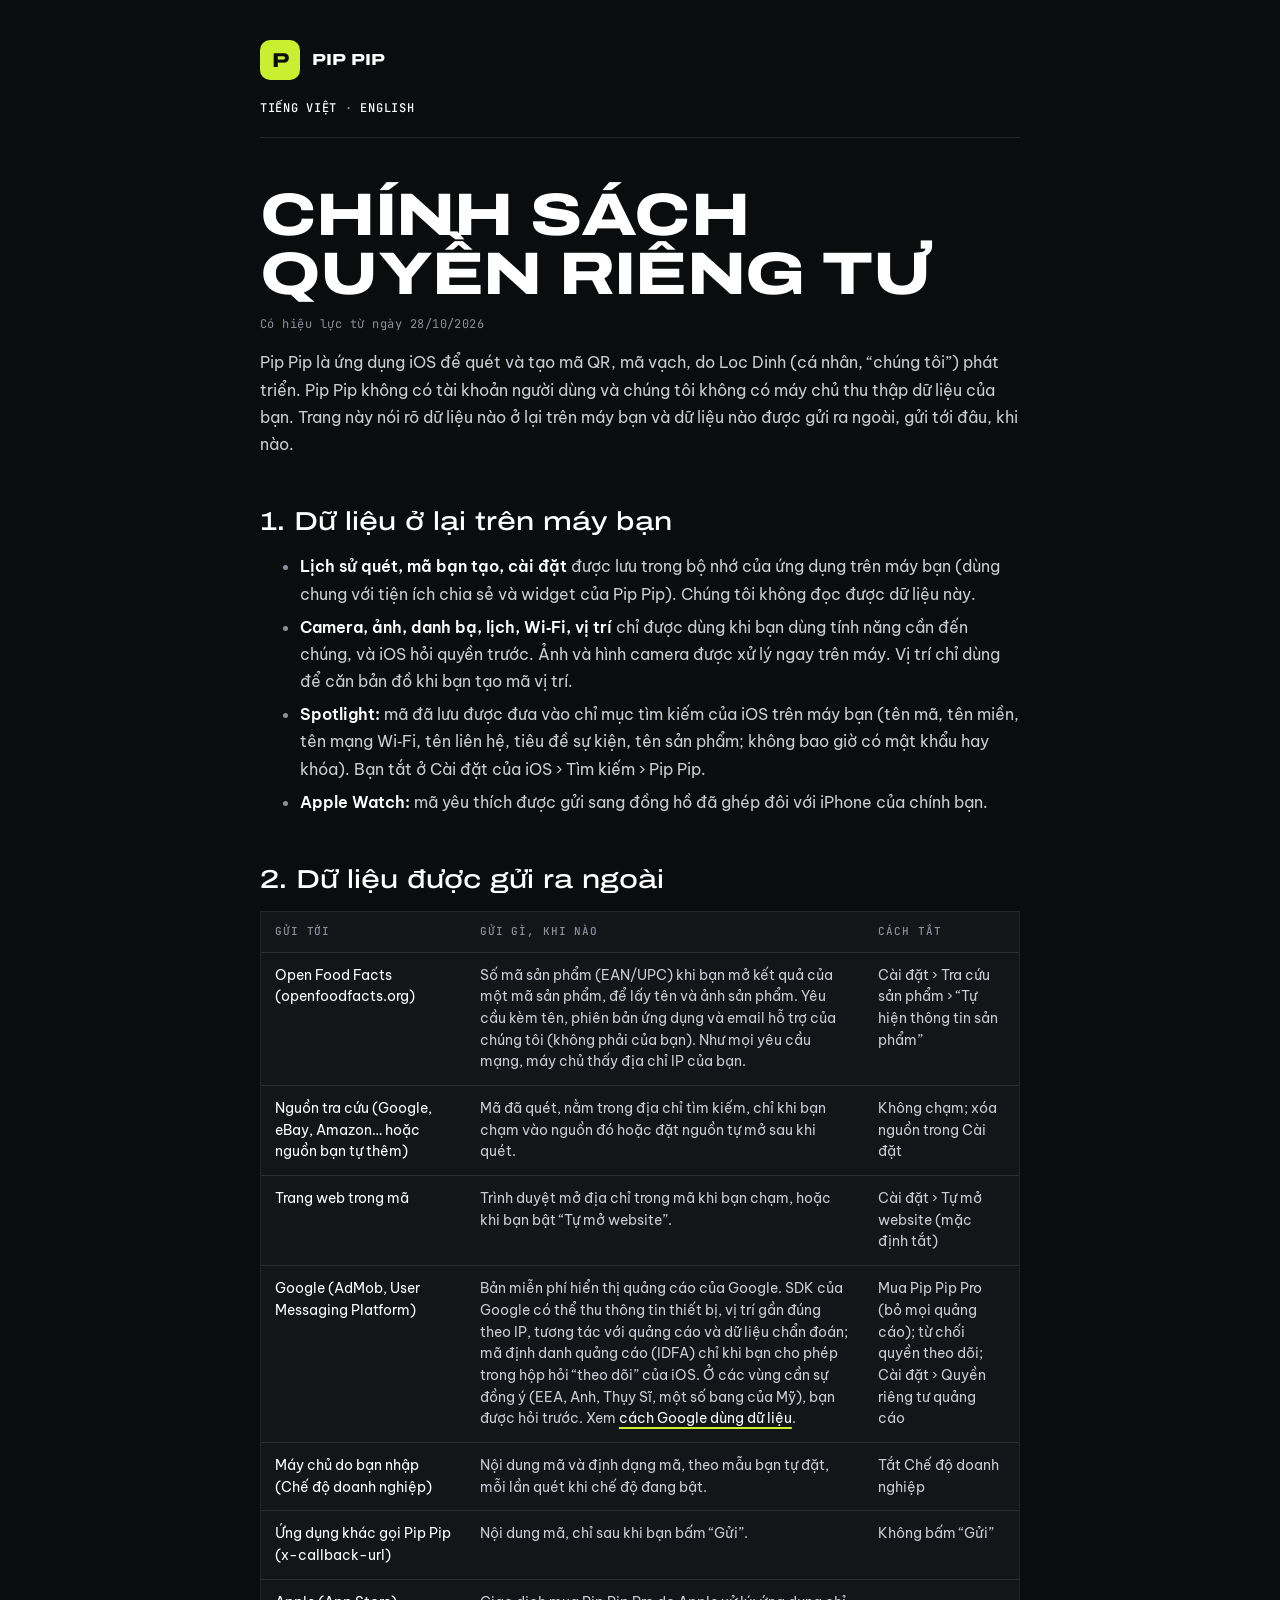
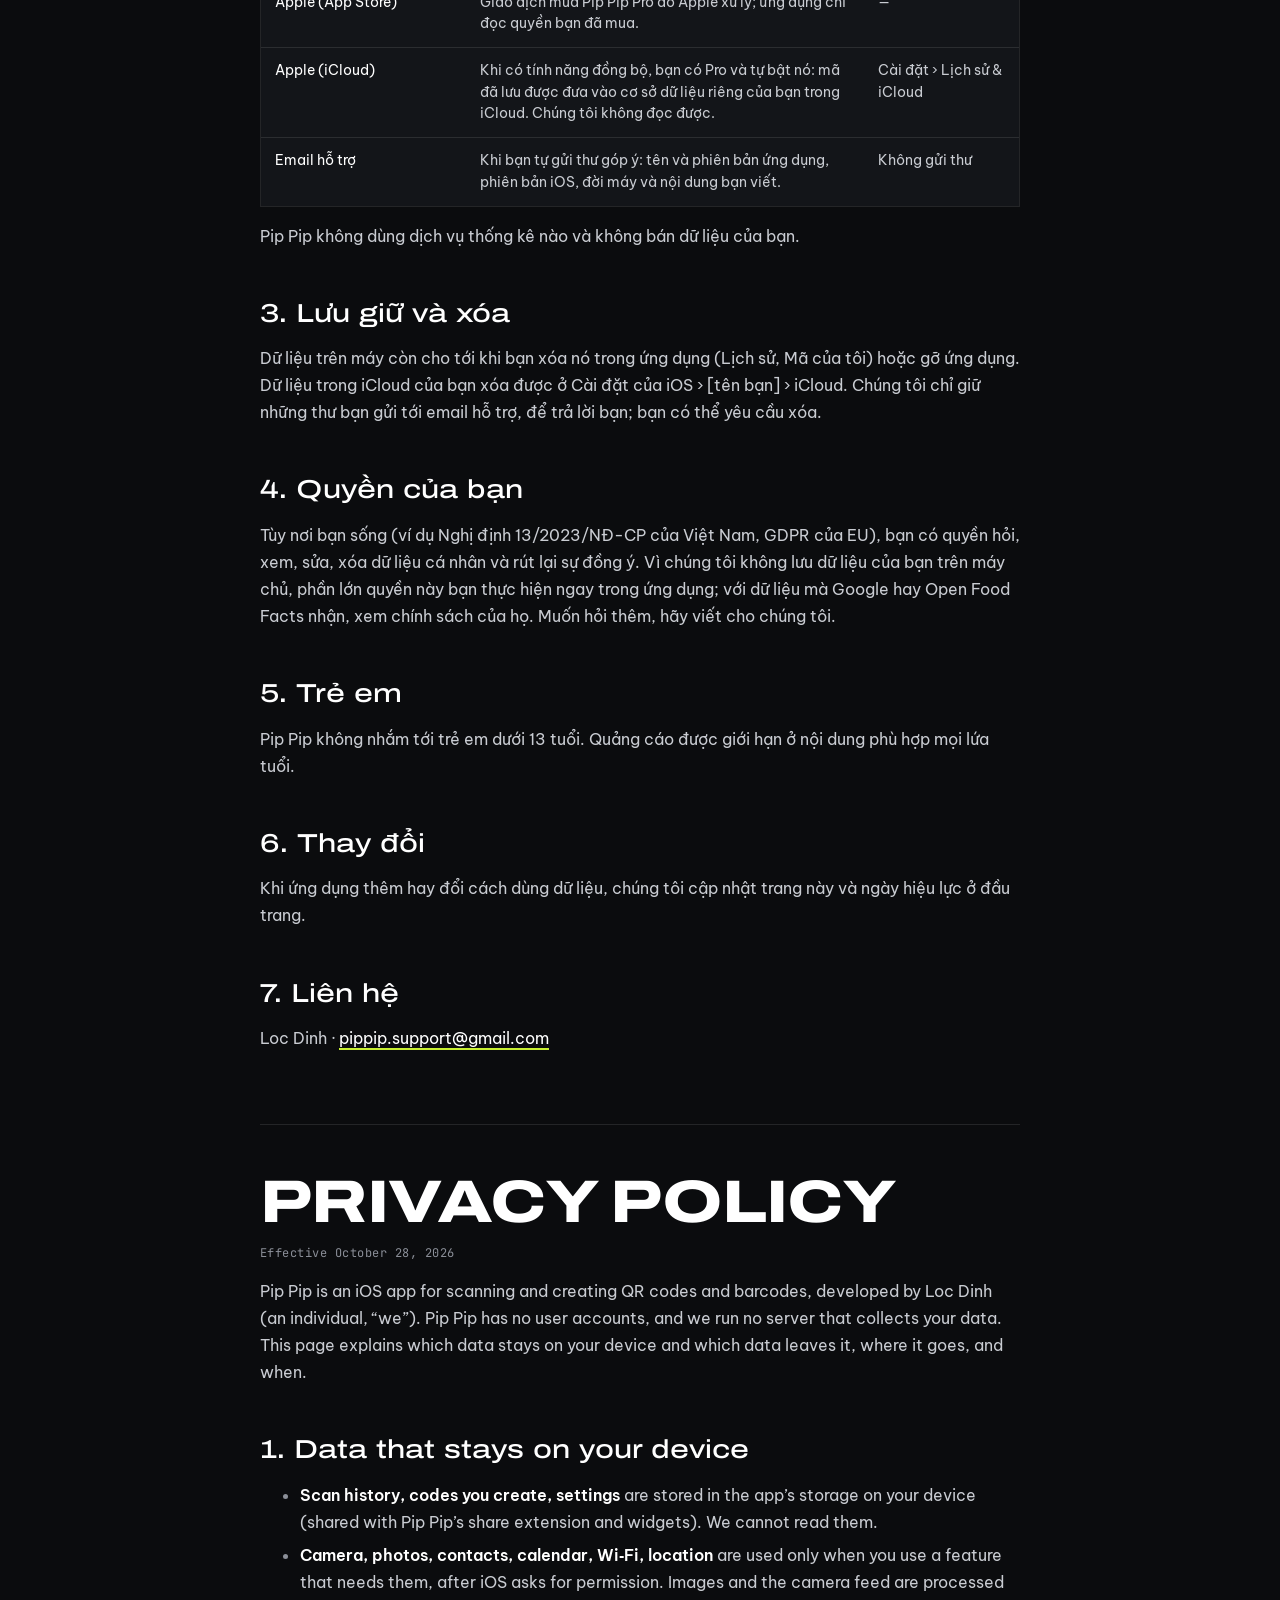
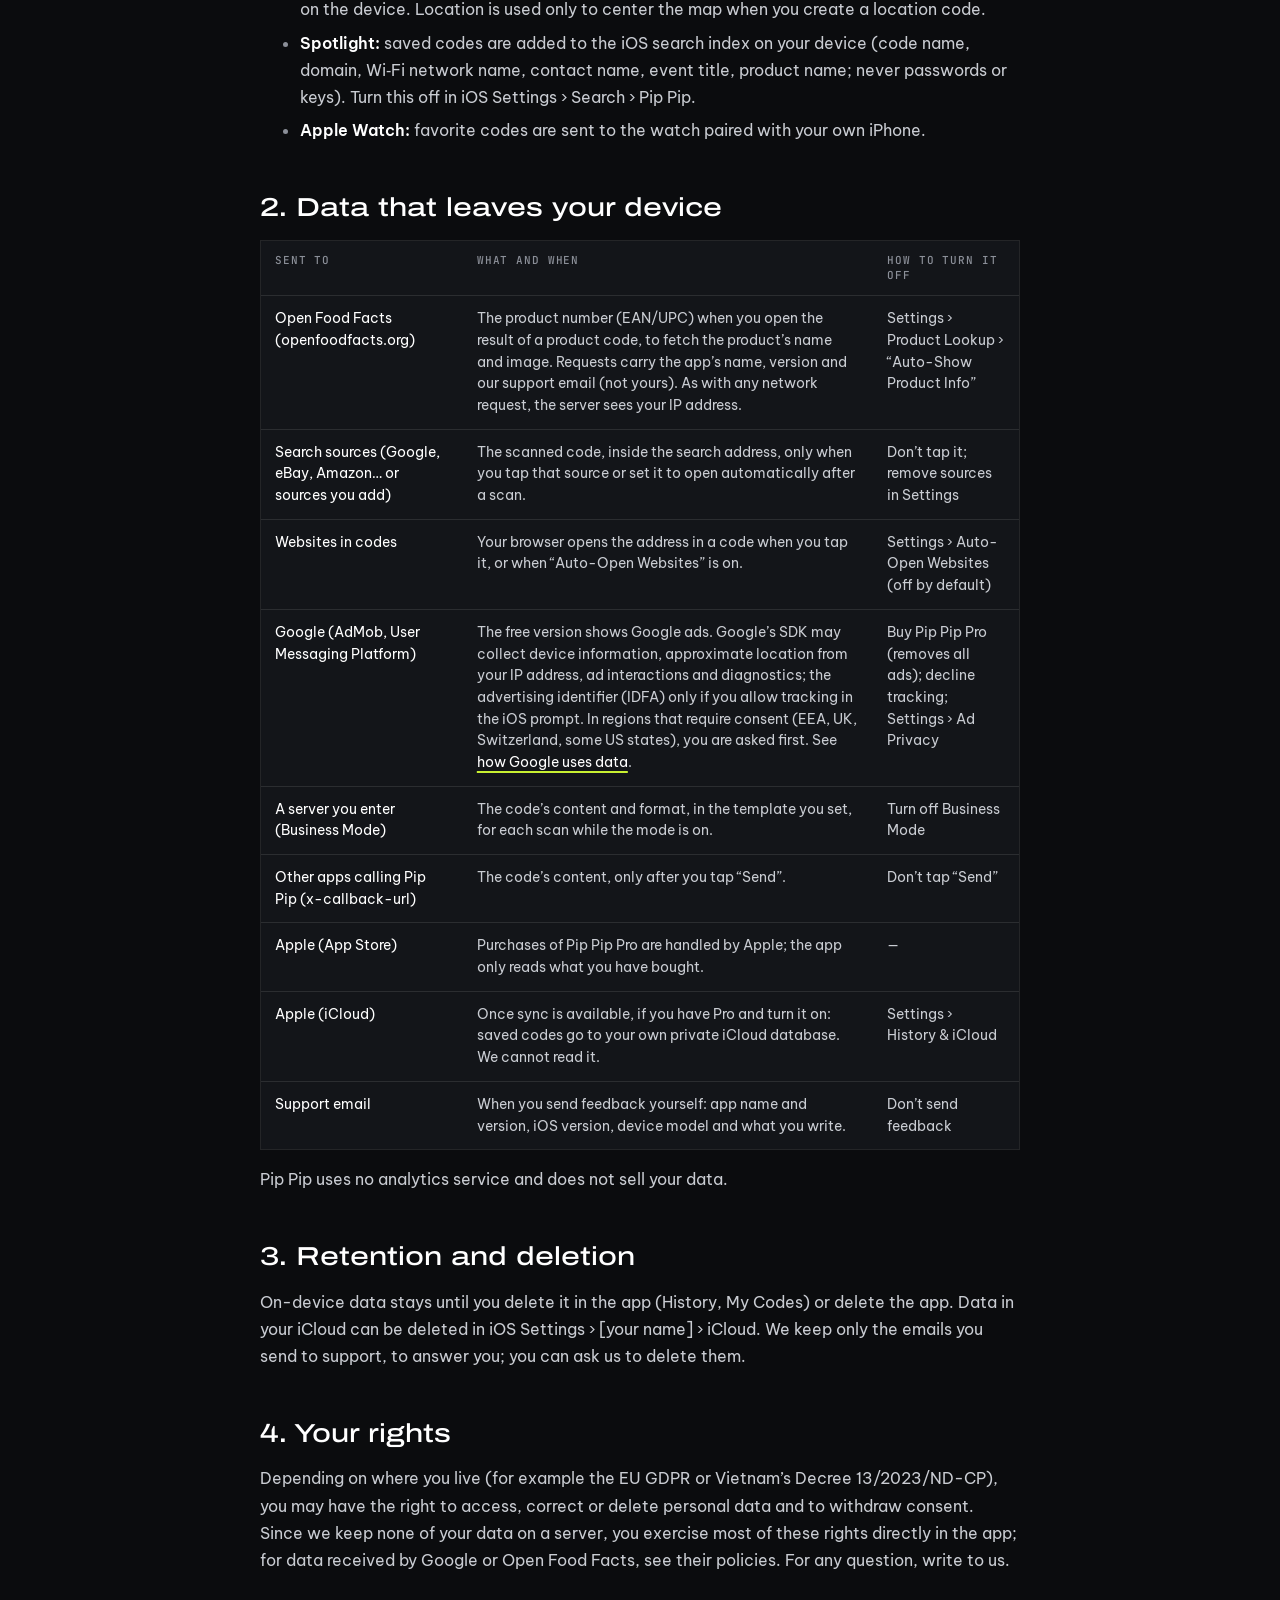
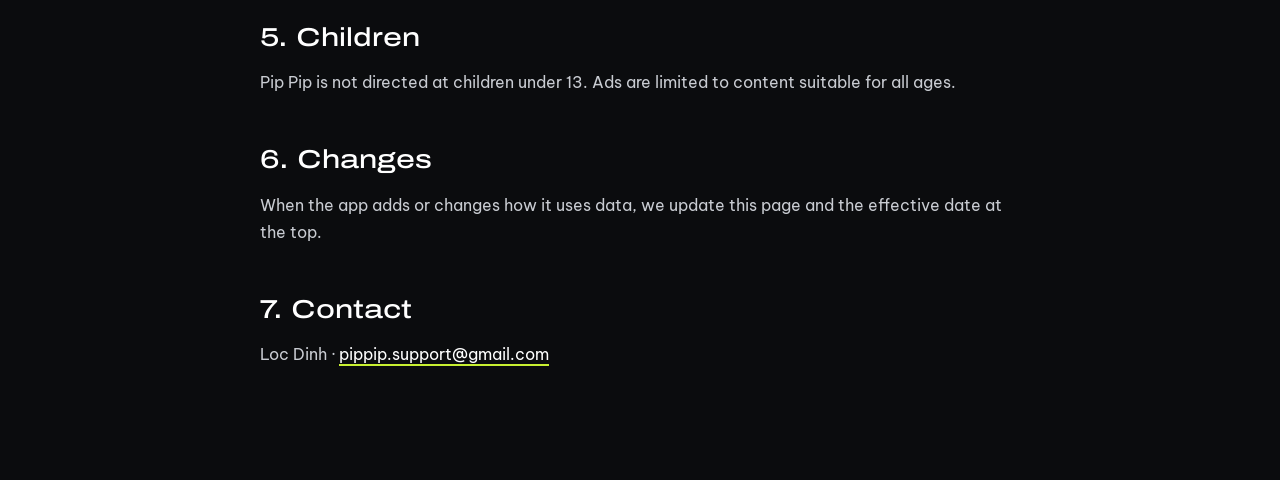
<file: pippip/privacy.html>
<!doctype html>
<html lang="vi">
<head>
<meta charset="utf-8">
<meta name="viewport" content="width=device-width, initial-scale=1">
<title>Pip Pip · Chính sách quyền riêng tư / Privacy Policy</title>
<link rel="stylesheet" href="style.css">
</head>
<body>
<main>
<header><div class="mark" aria-hidden="true">P</div><strong>Pip Pip</strong></header>
<nav class="lang"><a href="#vi">Tiếng Việt</a> · <a href="#en">English</a></nav>

<!-- Nguồn sự thật: docs/PRIVACY.md của repo app. Đổi luồng dữ liệu ở app thì sửa cả trang này. -->

<section id="vi" lang="vi">
<h1>Chính sách quyền riêng tư</h1>
<p class="meta">Có hiệu lực từ ngày 28/10/2026</p>

<p>Pip Pip là ứng dụng iOS để quét và tạo mã QR, mã vạch, do Loc Dinh (cá nhân, “chúng tôi”) phát triển. Pip Pip không có tài khoản người dùng và chúng tôi không có máy chủ thu thập dữ liệu của bạn. Trang này nói rõ dữ liệu nào ở lại trên máy bạn và dữ liệu nào được gửi ra ngoài, gửi tới đâu, khi nào.</p>

<h2>1. Dữ liệu ở lại trên máy bạn</h2>
<ul>
<li><strong>Lịch sử quét, mã bạn tạo, cài đặt</strong> được lưu trong bộ nhớ của ứng dụng trên máy bạn (dùng chung với tiện ích chia sẻ và widget của Pip Pip). Chúng tôi không đọc được dữ liệu này.</li>
<li><strong>Camera, ảnh, danh bạ, lịch, Wi‑Fi, vị trí</strong> chỉ được dùng khi bạn dùng tính năng cần đến chúng, và iOS hỏi quyền trước. Ảnh và hình camera được xử lý ngay trên máy. Vị trí chỉ dùng để căn bản đồ khi bạn tạo mã vị trí.</li>
<li><strong>Spotlight:</strong> mã đã lưu được đưa vào chỉ mục tìm kiếm của iOS trên máy bạn (tên mã, tên miền, tên mạng Wi‑Fi, tên liên hệ, tiêu đề sự kiện, tên sản phẩm; không bao giờ có mật khẩu hay khóa). Bạn tắt ở Cài đặt của iOS › Tìm kiếm › Pip Pip.</li>
<li><strong>Apple Watch:</strong> mã yêu thích được gửi sang đồng hồ đã ghép đôi với iPhone của chính bạn.</li>
</ul>

<h2>2. Dữ liệu được gửi ra ngoài</h2>
<div class="table-wrap"><table>
<tr><th>Gửi tới</th><th>Gửi gì, khi nào</th><th>Cách tắt</th></tr>
<tr><td>Open Food Facts (openfoodfacts.org)</td><td>Số mã sản phẩm (EAN/UPC) khi bạn mở kết quả của một mã sản phẩm, để lấy tên và ảnh sản phẩm. Yêu cầu kèm tên, phiên bản ứng dụng và email hỗ trợ của chúng tôi (không phải của bạn). Như mọi yêu cầu mạng, máy chủ thấy địa chỉ IP của bạn.</td><td>Cài đặt › Tra cứu sản phẩm › “Tự hiện thông tin sản phẩm”</td></tr>
<tr><td>Nguồn tra cứu (Google, eBay, Amazon… hoặc nguồn bạn tự thêm)</td><td>Mã đã quét, nằm trong địa chỉ tìm kiếm, chỉ khi bạn chạm vào nguồn đó hoặc đặt nguồn tự mở sau khi quét.</td><td>Không chạm; xóa nguồn trong Cài đặt</td></tr>
<tr><td>Trang web trong mã</td><td>Trình duyệt mở địa chỉ trong mã khi bạn chạm, hoặc khi bạn bật “Tự mở website”.</td><td>Cài đặt › Tự mở website (mặc định tắt)</td></tr>
<tr><td>Google (AdMob, User Messaging Platform)</td><td>Bản miễn phí hiển thị quảng cáo của Google. SDK của Google có thể thu thông tin thiết bị, vị trí gần đúng theo IP, tương tác với quảng cáo và dữ liệu chẩn đoán; mã định danh quảng cáo (IDFA) chỉ khi bạn cho phép trong hộp hỏi “theo dõi” của iOS. Ở các vùng cần sự đồng ý (EEA, Anh, Thụy Sĩ, một số bang của Mỹ), bạn được hỏi trước. Xem <a href="https://policies.google.com/technologies/partner-sites">cách Google dùng dữ liệu</a>.</td><td>Mua Pip Pip Pro (bỏ mọi quảng cáo); từ chối quyền theo dõi; Cài đặt › Quyền riêng tư quảng cáo</td></tr>
<tr><td>Máy chủ do bạn nhập (Chế độ doanh nghiệp)</td><td>Nội dung mã và định dạng mã, theo mẫu bạn tự đặt, mỗi lần quét khi chế độ đang bật.</td><td>Tắt Chế độ doanh nghiệp</td></tr>
<tr><td>Ứng dụng khác gọi Pip Pip (x-callback-url)</td><td>Nội dung mã, chỉ sau khi bạn bấm “Gửi”.</td><td>Không bấm “Gửi”</td></tr>
<tr><td>Apple (App Store)</td><td>Giao dịch mua Pip Pip Pro do Apple xử lý; ứng dụng chỉ đọc quyền bạn đã mua.</td><td>—</td></tr>
<tr><td>Apple (iCloud)</td><td>Khi có tính năng đồng bộ, bạn có Pro và tự bật nó: mã đã lưu được đưa vào cơ sở dữ liệu riêng của bạn trong iCloud. Chúng tôi không đọc được.</td><td>Cài đặt › Lịch sử &amp; iCloud</td></tr>
<tr><td>Email hỗ trợ</td><td>Khi bạn tự gửi thư góp ý: tên và phiên bản ứng dụng, phiên bản iOS, đời máy và nội dung bạn viết.</td><td>Không gửi thư</td></tr>
</table></div>
<p>Pip Pip không dùng dịch vụ thống kê nào và không bán dữ liệu của bạn.</p>

<h2>3. Lưu giữ và xóa</h2>
<p>Dữ liệu trên máy còn cho tới khi bạn xóa nó trong ứng dụng (Lịch sử, Mã của tôi) hoặc gỡ ứng dụng. Dữ liệu trong iCloud của bạn xóa được ở Cài đặt của iOS › [tên bạn] › iCloud. Chúng tôi chỉ giữ những thư bạn gửi tới email hỗ trợ, để trả lời bạn; bạn có thể yêu cầu xóa.</p>

<h2>4. Quyền của bạn</h2>
<p>Tùy nơi bạn sống (ví dụ Nghị định 13/2023/NĐ-CP của Việt Nam, GDPR của EU), bạn có quyền hỏi, xem, sửa, xóa dữ liệu cá nhân và rút lại sự đồng ý. Vì chúng tôi không lưu dữ liệu của bạn trên máy chủ, phần lớn quyền này bạn thực hiện ngay trong ứng dụng; với dữ liệu mà Google hay Open Food Facts nhận, xem chính sách của họ. Muốn hỏi thêm, hãy viết cho chúng tôi.</p>

<h2>5. Trẻ em</h2>
<p>Pip Pip không nhắm tới trẻ em dưới 13 tuổi. Quảng cáo được giới hạn ở nội dung phù hợp mọi lứa tuổi.</p>

<h2>6. Thay đổi</h2>
<p>Khi ứng dụng thêm hay đổi cách dùng dữ liệu, chúng tôi cập nhật trang này và ngày hiệu lực ở đầu trang.</p>

<h2>7. Liên hệ</h2>
<p>Loc Dinh · <a href="mailto:pippip.support@gmail.com">pippip.support@gmail.com</a></p>
</section>

<section id="en" lang="en" class="lang-block">
<h1>Privacy Policy</h1>
<p class="meta">Effective October 28, 2026</p>

<p>Pip Pip is an iOS app for scanning and creating QR codes and barcodes, developed by Loc Dinh (an individual, “we”). Pip Pip has no user accounts, and we run no server that collects your data. This page explains which data stays on your device and which data leaves it, where it goes, and when.</p>

<h2>1. Data that stays on your device</h2>
<ul>
<li><strong>Scan history, codes you create, settings</strong> are stored in the app’s storage on your device (shared with Pip Pip’s share extension and widgets). We cannot read them.</li>
<li><strong>Camera, photos, contacts, calendar, Wi‑Fi, location</strong> are used only when you use a feature that needs them, after iOS asks for permission. Images and the camera feed are processed on the device. Location is used only to center the map when you create a location code.</li>
<li><strong>Spotlight:</strong> saved codes are added to the iOS search index on your device (code name, domain, Wi‑Fi network name, contact name, event title, product name; never passwords or keys). Turn this off in iOS Settings › Search › Pip Pip.</li>
<li><strong>Apple Watch:</strong> favorite codes are sent to the watch paired with your own iPhone.</li>
</ul>

<h2>2. Data that leaves your device</h2>
<div class="table-wrap"><table>
<tr><th>Sent to</th><th>What and when</th><th>How to turn it off</th></tr>
<tr><td>Open Food Facts (openfoodfacts.org)</td><td>The product number (EAN/UPC) when you open the result of a product code, to fetch the product’s name and image. Requests carry the app’s name, version and our support email (not yours). As with any network request, the server sees your IP address.</td><td>Settings › Product Lookup › “Auto-Show Product Info”</td></tr>
<tr><td>Search sources (Google, eBay, Amazon… or sources you add)</td><td>The scanned code, inside the search address, only when you tap that source or set it to open automatically after a scan.</td><td>Don’t tap it; remove sources in Settings</td></tr>
<tr><td>Websites in codes</td><td>Your browser opens the address in a code when you tap it, or when “Auto-Open Websites” is on.</td><td>Settings › Auto-Open Websites (off by default)</td></tr>
<tr><td>Google (AdMob, User Messaging Platform)</td><td>The free version shows Google ads. Google’s SDK may collect device information, approximate location from your IP address, ad interactions and diagnostics; the advertising identifier (IDFA) only if you allow tracking in the iOS prompt. In regions that require consent (EEA, UK, Switzerland, some US states), you are asked first. See <a href="https://policies.google.com/technologies/partner-sites">how Google uses data</a>.</td><td>Buy Pip Pip Pro (removes all ads); decline tracking; Settings › Ad Privacy</td></tr>
<tr><td>A server you enter (Business Mode)</td><td>The code’s content and format, in the template you set, for each scan while the mode is on.</td><td>Turn off Business Mode</td></tr>
<tr><td>Other apps calling Pip Pip (x-callback-url)</td><td>The code’s content, only after you tap “Send”.</td><td>Don’t tap “Send”</td></tr>
<tr><td>Apple (App Store)</td><td>Purchases of Pip Pip Pro are handled by Apple; the app only reads what you have bought.</td><td>—</td></tr>
<tr><td>Apple (iCloud)</td><td>Once sync is available, if you have Pro and turn it on: saved codes go to your own private iCloud database. We cannot read it.</td><td>Settings › History &amp; iCloud</td></tr>
<tr><td>Support email</td><td>When you send feedback yourself: app name and version, iOS version, device model and what you write.</td><td>Don’t send feedback</td></tr>
</table></div>
<p>Pip Pip uses no analytics service and does not sell your data.</p>

<h2>3. Retention and deletion</h2>
<p>On-device data stays until you delete it in the app (History, My Codes) or delete the app. Data in your iCloud can be deleted in iOS Settings › [your name] › iCloud. We keep only the emails you send to support, to answer you; you can ask us to delete them.</p>

<h2>4. Your rights</h2>
<p>Depending on where you live (for example the EU GDPR or Vietnam’s Decree 13/2023/ND-CP), you may have the right to access, correct or delete personal data and to withdraw consent. Since we keep none of your data on a server, you exercise most of these rights directly in the app; for data received by Google or Open Food Facts, see their policies. For any question, write to us.</p>

<h2>5. Children</h2>
<p>Pip Pip is not directed at children under 13. Ads are limited to content suitable for all ages.</p>

<h2>6. Changes</h2>
<p>When the app adds or changes how it uses data, we update this page and the effective date at the top.</p>

<h2>7. Contact</h2>
<p>Loc Dinh · <a href="mailto:pippip.support@gmail.com">pippip.support@gmail.com</a></p>
</section>
</main>
</body>
</html>
</file>
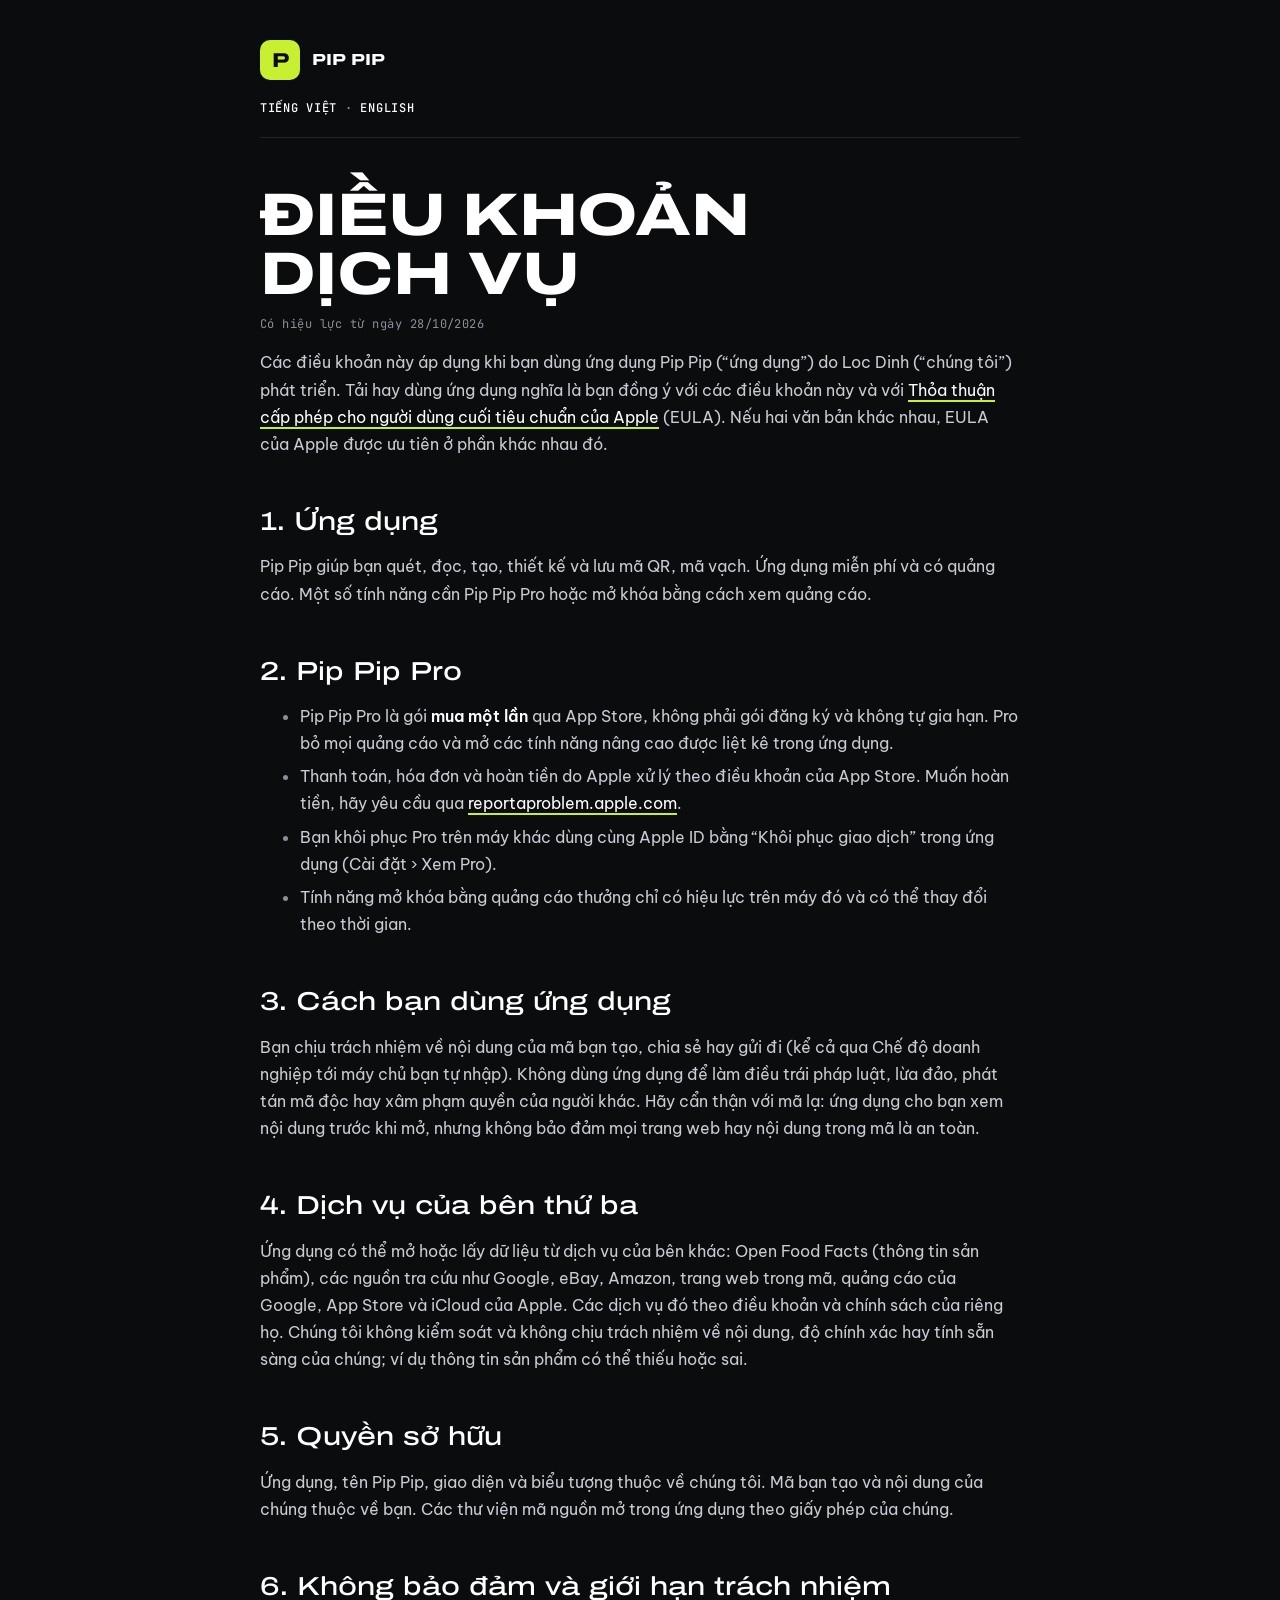
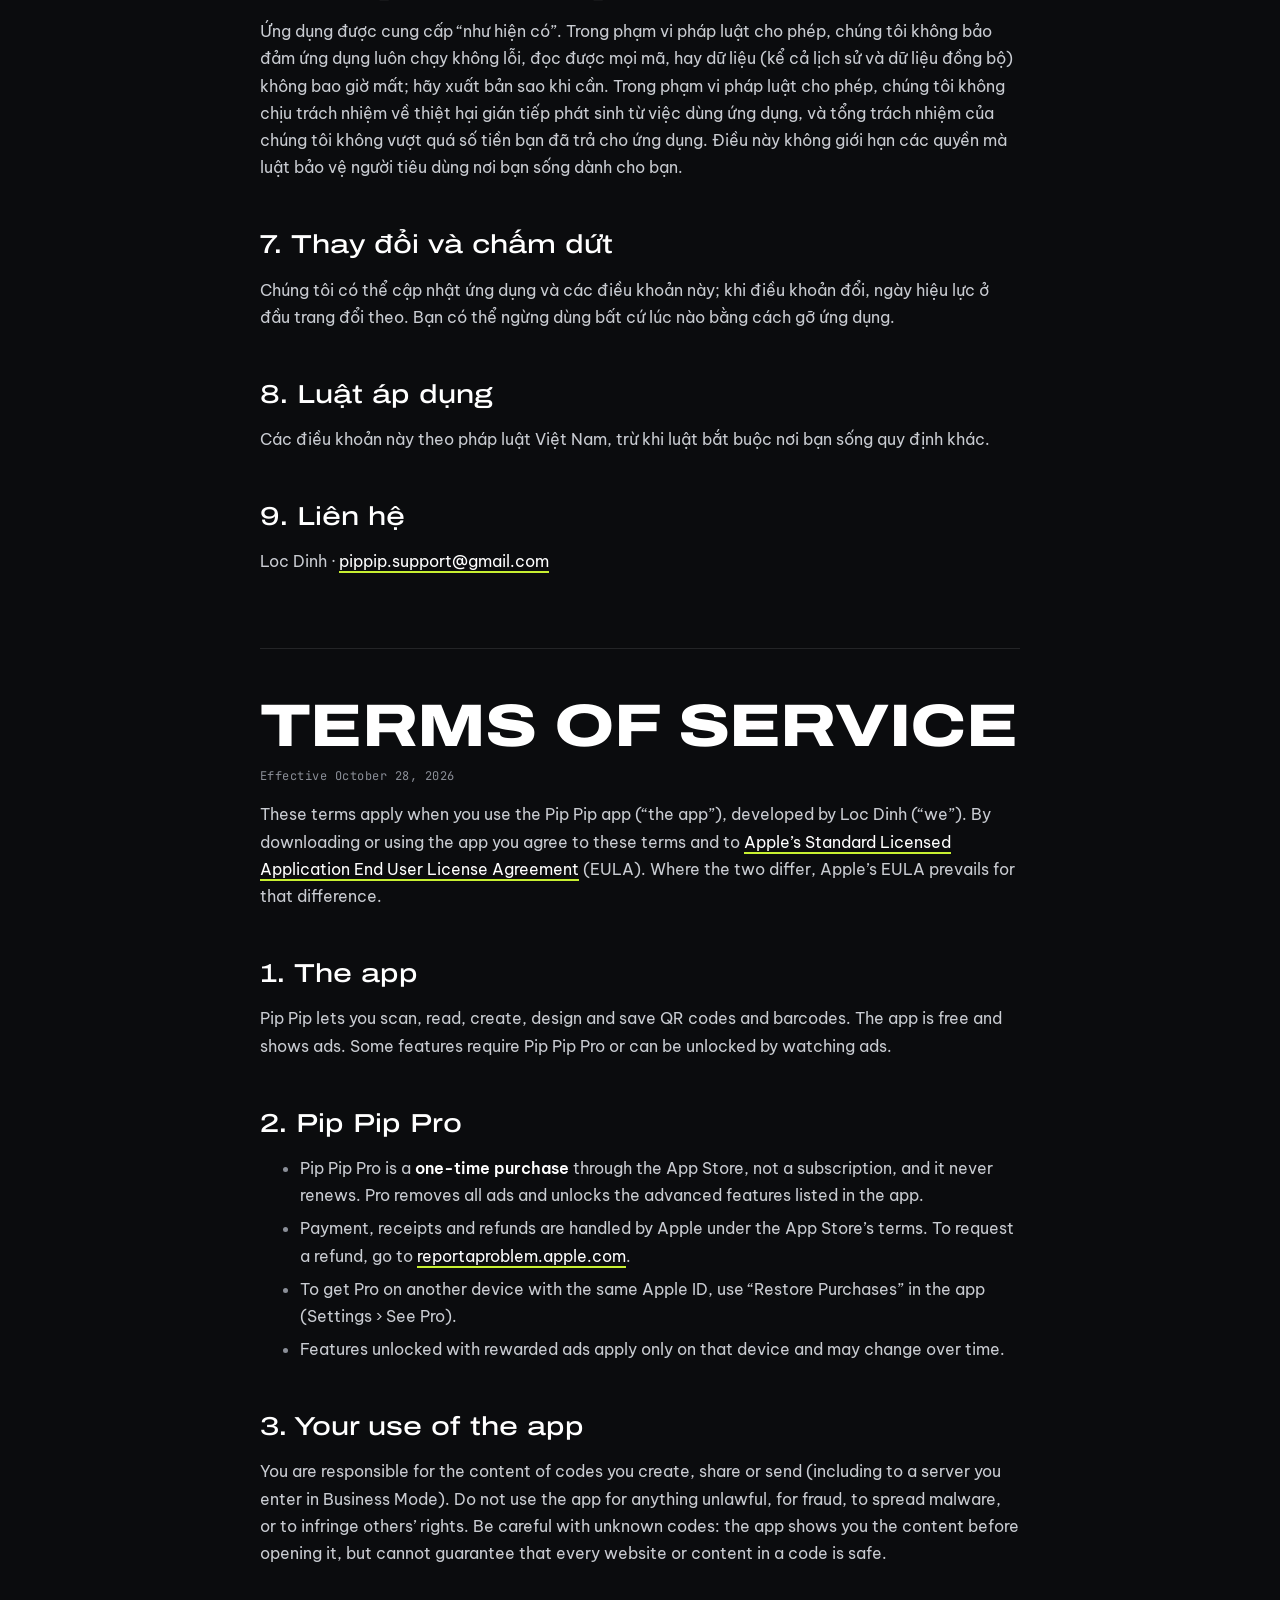
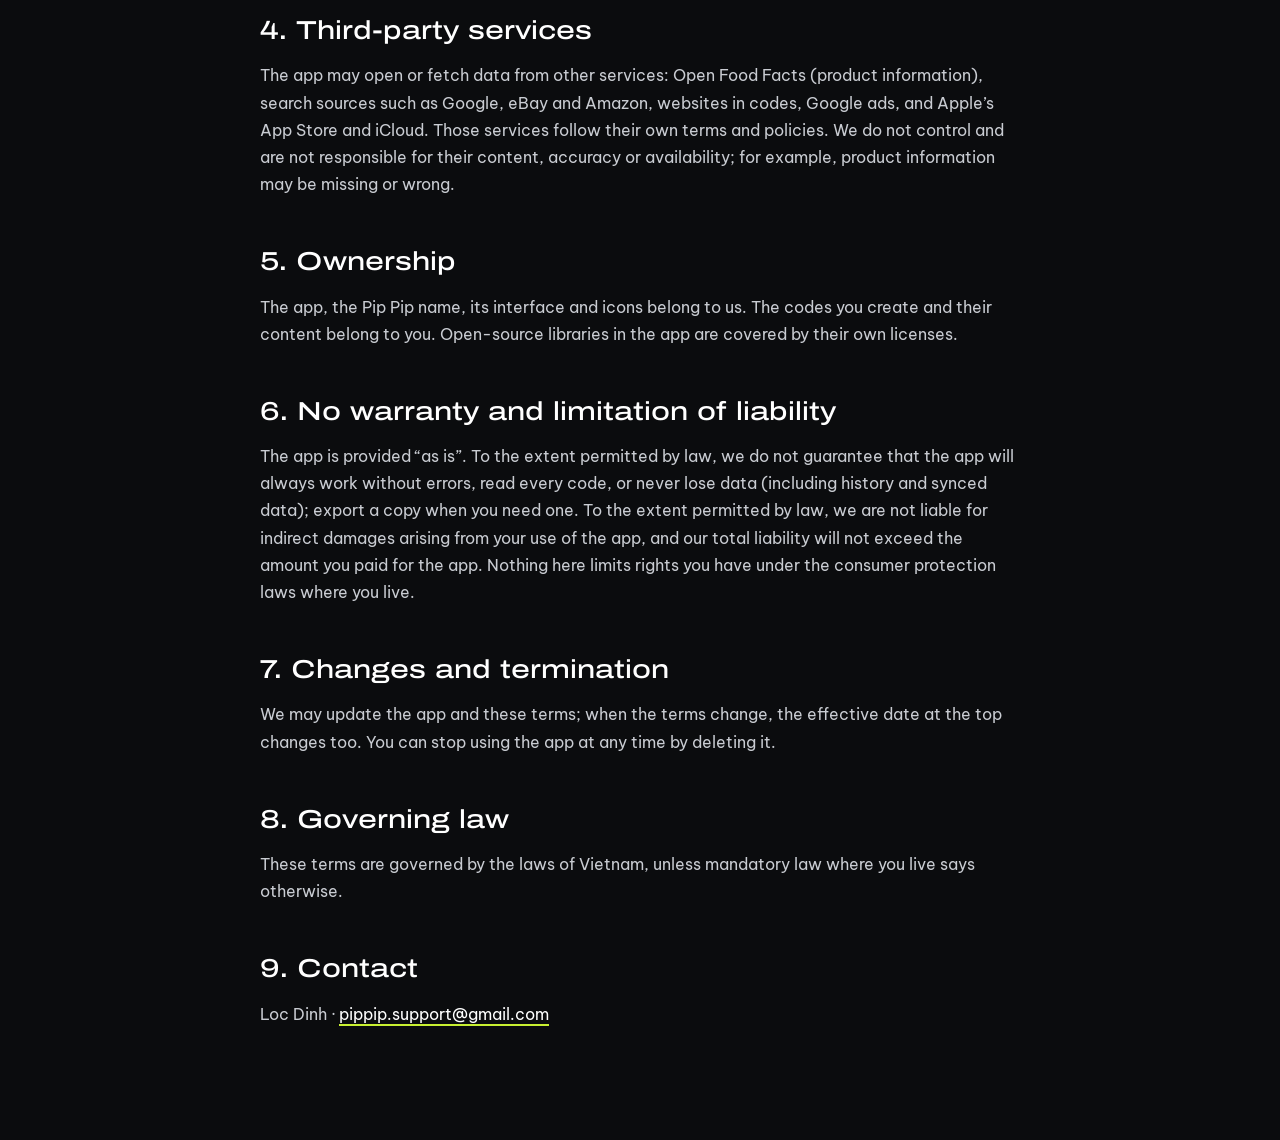
<file: pippip/terms.html>
<!doctype html>
<html lang="vi">
<head>
<meta charset="utf-8">
<meta name="viewport" content="width=device-width, initial-scale=1">
<title>Pip Pip · Điều khoản dịch vụ / Terms of Service</title>
<link rel="stylesheet" href="style.css">
</head>
<body>
<main>
<header><div class="mark" aria-hidden="true">P</div><strong>Pip Pip</strong></header>
<nav class="lang"><a href="#vi">Tiếng Việt</a> · <a href="#en">English</a></nav>

<section id="vi" lang="vi">
<h1>Điều khoản dịch vụ</h1>
<p class="meta">Có hiệu lực từ ngày 28/10/2026</p>

<p>Các điều khoản này áp dụng khi bạn dùng ứng dụng Pip Pip (“ứng dụng”) do Loc Dinh (“chúng tôi”) phát triển. Tải hay dùng ứng dụng nghĩa là bạn đồng ý với các điều khoản này và với <a href="https://www.apple.com/legal/internet-services/itunes/dev/stdeula/">Thỏa thuận cấp phép cho người dùng cuối tiêu chuẩn của Apple</a> (EULA). Nếu hai văn bản khác nhau, EULA của Apple được ưu tiên ở phần khác nhau đó.</p>

<h2>1. Ứng dụng</h2>
<p>Pip Pip giúp bạn quét, đọc, tạo, thiết kế và lưu mã QR, mã vạch. Ứng dụng miễn phí và có quảng cáo. Một số tính năng cần Pip Pip Pro hoặc mở khóa bằng cách xem quảng cáo.</p>

<h2>2. Pip Pip Pro</h2>
<ul>
<li>Pip Pip Pro là gói <strong>mua một lần</strong> qua App Store, không phải gói đăng ký và không tự gia hạn. Pro bỏ mọi quảng cáo và mở các tính năng nâng cao được liệt kê trong ứng dụng.</li>
<li>Thanh toán, hóa đơn và hoàn tiền do Apple xử lý theo điều khoản của App Store. Muốn hoàn tiền, hãy yêu cầu qua <a href="https://reportaproblem.apple.com">reportaproblem.apple.com</a>.</li>
<li>Bạn khôi phục Pro trên máy khác dùng cùng Apple ID bằng “Khôi phục giao dịch” trong ứng dụng (Cài đặt › Xem Pro).</li>
<li>Tính năng mở khóa bằng quảng cáo thưởng chỉ có hiệu lực trên máy đó và có thể thay đổi theo thời gian.</li>
</ul>

<h2>3. Cách bạn dùng ứng dụng</h2>
<p>Bạn chịu trách nhiệm về nội dung của mã bạn tạo, chia sẻ hay gửi đi (kể cả qua Chế độ doanh nghiệp tới máy chủ bạn tự nhập). Không dùng ứng dụng để làm điều trái pháp luật, lừa đảo, phát tán mã độc hay xâm phạm quyền của người khác. Hãy cẩn thận với mã lạ: ứng dụng cho bạn xem nội dung trước khi mở, nhưng không bảo đảm mọi trang web hay nội dung trong mã là an toàn.</p>

<h2>4. Dịch vụ của bên thứ ba</h2>
<p>Ứng dụng có thể mở hoặc lấy dữ liệu từ dịch vụ của bên khác: Open Food Facts (thông tin sản phẩm), các nguồn tra cứu như Google, eBay, Amazon, trang web trong mã, quảng cáo của Google, App Store và iCloud của Apple. Các dịch vụ đó theo điều khoản và chính sách của riêng họ. Chúng tôi không kiểm soát và không chịu trách nhiệm về nội dung, độ chính xác hay tính sẵn sàng của chúng; ví dụ thông tin sản phẩm có thể thiếu hoặc sai.</p>

<h2>5. Quyền sở hữu</h2>
<p>Ứng dụng, tên Pip Pip, giao diện và biểu tượng thuộc về chúng tôi. Mã bạn tạo và nội dung của chúng thuộc về bạn. Các thư viện mã nguồn mở trong ứng dụng theo giấy phép của chúng.</p>

<h2>6. Không bảo đảm và giới hạn trách nhiệm</h2>
<p>Ứng dụng được cung cấp “như hiện có”. Trong phạm vi pháp luật cho phép, chúng tôi không bảo đảm ứng dụng luôn chạy không lỗi, đọc được mọi mã, hay dữ liệu (kể cả lịch sử và dữ liệu đồng bộ) không bao giờ mất; hãy xuất bản sao khi cần. Trong phạm vi pháp luật cho phép, chúng tôi không chịu trách nhiệm về thiệt hại gián tiếp phát sinh từ việc dùng ứng dụng, và tổng trách nhiệm của chúng tôi không vượt quá số tiền bạn đã trả cho ứng dụng. Điều này không giới hạn các quyền mà luật bảo vệ người tiêu dùng nơi bạn sống dành cho bạn.</p>

<h2>7. Thay đổi và chấm dứt</h2>
<p>Chúng tôi có thể cập nhật ứng dụng và các điều khoản này; khi điều khoản đổi, ngày hiệu lực ở đầu trang đổi theo. Bạn có thể ngừng dùng bất cứ lúc nào bằng cách gỡ ứng dụng.</p>

<h2>8. Luật áp dụng</h2>
<p>Các điều khoản này theo pháp luật Việt Nam, trừ khi luật bắt buộc nơi bạn sống quy định khác.</p>

<h2>9. Liên hệ</h2>
<p>Loc Dinh · <a href="mailto:pippip.support@gmail.com">pippip.support@gmail.com</a></p>
</section>

<section id="en" lang="en" class="lang-block">
<h1>Terms of Service</h1>
<p class="meta">Effective October 28, 2026</p>

<p>These terms apply when you use the Pip Pip app (“the app”), developed by Loc Dinh (“we”). By downloading or using the app you agree to these terms and to <a href="https://www.apple.com/legal/internet-services/itunes/dev/stdeula/">Apple’s Standard Licensed Application End User License Agreement</a> (EULA). Where the two differ, Apple’s EULA prevails for that difference.</p>

<h2>1. The app</h2>
<p>Pip Pip lets you scan, read, create, design and save QR codes and barcodes. The app is free and shows ads. Some features require Pip Pip Pro or can be unlocked by watching ads.</p>

<h2>2. Pip Pip Pro</h2>
<ul>
<li>Pip Pip Pro is a <strong>one-time purchase</strong> through the App Store, not a subscription, and it never renews. Pro removes all ads and unlocks the advanced features listed in the app.</li>
<li>Payment, receipts and refunds are handled by Apple under the App Store’s terms. To request a refund, go to <a href="https://reportaproblem.apple.com">reportaproblem.apple.com</a>.</li>
<li>To get Pro on another device with the same Apple ID, use “Restore Purchases” in the app (Settings › See Pro).</li>
<li>Features unlocked with rewarded ads apply only on that device and may change over time.</li>
</ul>

<h2>3. Your use of the app</h2>
<p>You are responsible for the content of codes you create, share or send (including to a server you enter in Business Mode). Do not use the app for anything unlawful, for fraud, to spread malware, or to infringe others’ rights. Be careful with unknown codes: the app shows you the content before opening it, but cannot guarantee that every website or content in a code is safe.</p>

<h2>4. Third-party services</h2>
<p>The app may open or fetch data from other services: Open Food Facts (product information), search sources such as Google, eBay and Amazon, websites in codes, Google ads, and Apple’s App Store and iCloud. Those services follow their own terms and policies. We do not control and are not responsible for their content, accuracy or availability; for example, product information may be missing or wrong.</p>

<h2>5. Ownership</h2>
<p>The app, the Pip Pip name, its interface and icons belong to us. The codes you create and their content belong to you. Open-source libraries in the app are covered by their own licenses.</p>

<h2>6. No warranty and limitation of liability</h2>
<p>The app is provided “as is”. To the extent permitted by law, we do not guarantee that the app will always work without errors, read every code, or never lose data (including history and synced data); export a copy when you need one. To the extent permitted by law, we are not liable for indirect damages arising from your use of the app, and our total liability will not exceed the amount you paid for the app. Nothing here limits rights you have under the consumer protection laws where you live.</p>

<h2>7. Changes and termination</h2>
<p>We may update the app and these terms; when the terms change, the effective date at the top changes too. You can stop using the app at any time by deleting it.</p>

<h2>8. Governing law</h2>
<p>These terms are governed by the laws of Vietnam, unless mandatory law where you live says otherwise.</p>

<h2>9. Contact</h2>
<p>Loc Dinh · <a href="mailto:pippip.support@gmail.com">pippip.support@gmail.com</a></p>
</section>
</main>
</body>
</html>
</file>
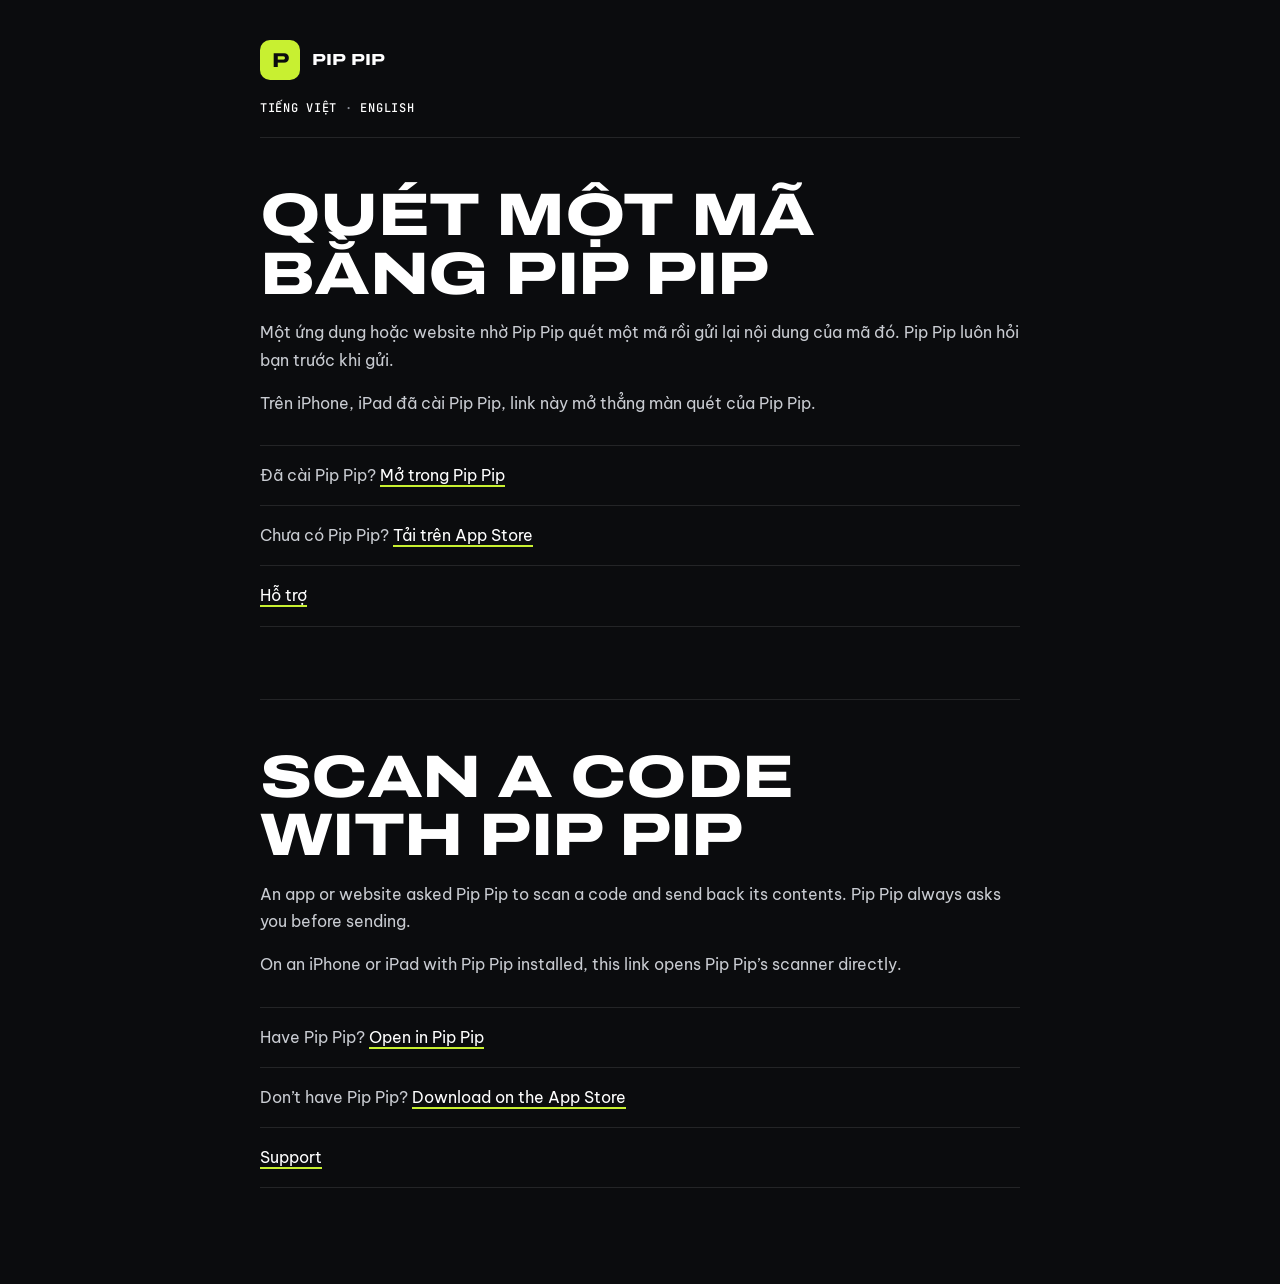
<file: pippip/x-callback-url/scan.html>
<!doctype html>
<html lang="vi">
<head>
<meta charset="utf-8">
<meta name="viewport" content="width=device-width, initial-scale=1">
<meta name="robots" content="noindex">
<title>Pip Pip · Quét một mã / Scan a code</title>
<link rel="stylesheet" href="../style.css">
</head>
<body>
<main>
<header><div class="mark" aria-hidden="true">P</div><strong>Pip Pip</strong></header>
<nav class="lang"><a href="#vi">Tiếng Việt</a> · <a href="#en">English</a></nav>

<!-- Trang dự phòng của universal link x-callback-url (D285): máy đã cài Pip Pip mở thẳng app khi người dùng chạm link, nên trang
     này chỉ hiện khi chưa cài app, hay khi link mở ngay trong trình duyệt (gõ tay, trình duyệt trong app khác). Nút "Mở trong
     Pip Pip" chuyển nguyên query sang scheme `pippip://x-callback-url/scan`; app tự kiểm yêu cầu và hỏi trước khi gửi. -->

<section id="vi" lang="vi">
<h1>Quét một mã bằng Pip Pip</h1>
<p>Một ứng dụng hoặc website nhờ Pip Pip quét một mã rồi gửi lại nội dung của mã đó. Pip Pip luôn hỏi bạn trước khi gửi.</p>
<p>Trên iPhone, iPad đã cài Pip Pip, link này mở thẳng màn quét của Pip Pip.</p>
<ul class="links">
<li>Đã cài Pip Pip? <a data-open-app href="pippip://x-callback-url/scan">Mở trong Pip Pip</a></li>
<li>Chưa có Pip Pip? <a href="https://apps.apple.com/app/id6827655014">Tải trên App Store</a></li>
<li><a href="../">Hỗ trợ</a></li>
</ul>
</section>

<section id="en" lang="en" class="lang-block">
<h1>Scan a code with Pip Pip</h1>
<p>An app or website asked Pip Pip to scan a code and send back its contents. Pip Pip always asks you before sending.</p>
<p>On an iPhone or iPad with Pip Pip installed, this link opens Pip Pip’s scanner directly.</p>
<ul class="links">
<li>Have Pip Pip? <a data-open-app href="pippip://x-callback-url/scan">Open in Pip Pip</a></li>
<li>Don’t have Pip Pip? <a href="https://apps.apple.com/app/id6827655014">Download on the App Store</a></li>
<li><a href="../">Support</a></li>
</ul>
</section>
</main>
<script>
  // Giữ nguyên yêu cầu (x-success…) khi mở bằng scheme của app.
  for (const link of document.querySelectorAll("a[data-open-app]")) {
    link.href = "pippip://x-callback-url/scan" + location.search;
  }
</script>
</body>
</html>
</file>
<file: pippip/style.css>
/* Các trang của Pip Pip (GitHub Pages): giới thiệu, pháp lý, trang dự phòng x-callback-url.
   Cùng phong cách với trang chủ: nền tối, chữ đậm in hoa, chữ mono, điểm nhấn xanh chanh. */
@import url("https://fonts.googleapis.com/css2?family=Archivo:wdth,wght@125,500;125,800&family=Be+Vietnam+Pro:wght@400;500;600&family=JetBrains+Mono:wght@400;500&display=swap");

:root {
  --bg: #0b0c0e;
  --surface: #131519;
  --fg: #ffffff;
  --text: #c9ccd2;
  --dim: #8b8f98;
  --line: rgba(255, 255, 255, .1);
  --accent: #c8f031;
  --red: #ff4545;
  --pad: 56px;
  --display: "Archivo", "Arial Black", "Helvetica Neue", Arial, sans-serif;
  --sans: "Be Vietnam Pro", -apple-system, BlinkMacSystemFont, "Segoe UI", Roboto, sans-serif;
  --mono: "JetBrains Mono", ui-monospace, "SF Mono", Menlo, monospace;
  color-scheme: dark;
}
* { box-sizing: border-box; }
html { background: var(--bg); scroll-behavior: smooth; scroll-padding-top: 24px; }
body { margin: 0; background: var(--bg); color: var(--text); font: 16px/1.7 var(--sans); -webkit-font-smoothing: antialiased; }
::selection { background: var(--accent); color: #0b0c0e; }
:focus-visible { outline: 2px solid var(--accent); outline-offset: 4px; }
a { color: var(--fg); text-decoration-color: var(--accent); text-decoration-thickness: 2px; text-underline-offset: 4px; transition: color .2s ease; }
a:hover { color: var(--accent); }

/* ---------- Trang pháp lý và trang dự phòng ---------- */
main { max-width: 800px; margin: 0 auto; padding: 40px 20px 96px; }
header { display: flex; align-items: center; gap: 12px; margin-bottom: 20px; color: var(--fg); }
header strong { font: 800 16px/1 var(--display); font-stretch: 125%; text-transform: uppercase; letter-spacing: .01em; }
.mark { width: 40px; height: 40px; border-radius: 10px; background: var(--accent); color: #0b0c0e; display: grid; place-items: center; font: 800 20px/1 var(--display); font-stretch: 125%; }
nav.lang { font: 500 12px/1.4 var(--mono); letter-spacing: .06em; text-transform: uppercase; color: var(--dim); padding-bottom: 20px; border-bottom: 1px solid var(--line); }
nav.lang a { text-decoration: none; }
h1 { font: 800 clamp(32px, 6.4vw, 60px)/.98 var(--display); font-stretch: 125%; letter-spacing: -.012em; text-transform: uppercase; color: var(--fg); margin: 48px 0 12px; text-wrap: balance; }
h2 { font: 500 clamp(20px, 2.6vw, 26px)/1.2 var(--display); font-stretch: 125%; color: var(--fg); margin: 48px 0 12px; }
h3 { font: 500 12px/1.4 var(--mono); letter-spacing: .08em; text-transform: uppercase; color: var(--accent); margin: 28px 0 6px; }
p, li { color: var(--text); }
strong { color: var(--fg); font-weight: 600; }
li { margin: 6px 0; }
li::marker { color: var(--dim); }
.meta, .note { font: 400 12px/1.5 var(--mono); letter-spacing: .04em; color: var(--dim); }
section.lang-block { border-top: 1px solid var(--line); margin-top: 72px; }
.table-wrap { overflow-x: auto; margin: 16px 0; border: 1px solid var(--line); }
table { width: 100%; min-width: 560px; border-collapse: collapse; font-size: 14px; line-height: 1.55; background: var(--surface); }
th, td { text-align: left; vertical-align: top; padding: 12px 14px; border-bottom: 1px solid var(--line); }
tr:last-child td { border-bottom: 0; }
th { font: 500 11px/1.4 var(--mono); letter-spacing: .08em; text-transform: uppercase; color: var(--dim); }
td:first-child { color: var(--fg); }
ul.links { list-style: none; padding: 0; margin: 28px 0 0; border-top: 1px solid var(--line); }
ul.links li { margin: 0; padding: 16px 0; border-bottom: 1px solid var(--line); }

/* ---------- Trang giới thiệu (body.landing) ---------- */
html[data-lang="en"] [data-l="vi"],
html[data-lang="vi"] [data-l="en"] { display: none; }
.mono { font: 500 12px/1.5 var(--mono); letter-spacing: .06em; text-transform: uppercase; }
.landing main { max-width: none; padding: 0; overflow-x: clip; }
.landing .grid { position: fixed; inset: 0; z-index: 5; pointer-events: none;
  background: linear-gradient(90deg, var(--line) 1px, transparent 1px) calc(var(--pad) - 1px) 0 / calc((100% - var(--pad) * 2) / 3) 100%; }
.hud { position: absolute; top: 0; left: 0; right: 0; z-index: 20; height: 72px; margin: 0; padding: 0 var(--pad); display: flex; align-items: center; justify-content: space-between; gap: 16px; font: 500 12px/1 var(--mono); letter-spacing: .06em; }
.hud a { text-decoration: none; white-space: nowrap; }
.hud .brand { font: 800 15px/1 var(--display); font-stretch: 125%; letter-spacing: .01em; }
.hud .brand span { font-weight: 500; margin-left: 3px; }
.hud nav { display: flex; align-items: center; gap: 28px; }
.hud .switch { white-space: nowrap; color: var(--fg); }
.hud .switch button { font: inherit; letter-spacing: inherit; color: #777; background: none; border: 0; padding: 4px 2px; cursor: pointer; }
.hud .switch button[aria-pressed="true"] { color: #fff; text-decoration: underline; text-underline-offset: 4px; }

.hero { position: relative; min-height: 100svh; padding: 120px var(--pad) 72px; display: grid; grid-template-columns: minmax(0, 2fr) minmax(0, 1fr); gap: 40px; align-items: center; isolation: isolate; overflow: hidden;
  background: radial-gradient(110% 90% at 78% 40%, #25281f 0%, #14160f 45%, var(--bg) 80%); }
.hero::before { content: ""; position: absolute; inset: -20%; z-index: -1; filter: blur(70px); opacity: .5;
  background: repeating-linear-gradient(118deg, transparent 0 10%, rgba(200, 240, 49, .22) 13%, transparent 17% 28%); animation: drift 18s ease-in-out infinite alternate; }
@keyframes drift { to { translate: 8% -5%; } }
.hero .tagline { color: var(--accent); margin: 0 0 20px; }
.hero h1 { font-size: clamp(44px, 8.6vw, 128px); line-height: .92; margin: 0 0 28px; }
.hero h1 span.ln { display: block; animation: rise .9s cubic-bezier(.2, .8, .2, 1) both; }
.hero h1 span.ln:nth-child(2) { animation-delay: .1s; }
.hero h1 span.ln:nth-child(3) { animation-delay: .2s; color: var(--accent); }
@keyframes rise { from { opacity: 0; translate: 0 .4em; } }
.hero .lede { max-width: 30em; font-size: clamp(16px, 1.5vw, 19px); margin: 0 0 32px; }
.cta { display: flex; flex-wrap: wrap; gap: 12px; }
.btn { display: inline-flex; align-items: center; gap: 10px; padding: 15px 22px; border: 1px solid #fff; text-decoration: none; font: 500 13px/1 var(--mono); letter-spacing: .06em; text-transform: uppercase; transition: background .2s ease, color .2s ease, border-color .2s ease; }
.btn.primary { background: var(--accent); border-color: var(--accent); color: #0b0c0e; }
.btn.primary:hover { background: #fff; border-color: #fff; color: #0b0c0e; }
.btn:not(.primary):hover { background: #fff; color: #0b0c0e; }

/* Icon app có tia quét đỏ chạy lên xuống. */
.shot { position: relative; justify-self: center; width: min(100%, 340px); aspect-ratio: 1; animation: float 6s ease-in-out infinite; }
@keyframes float { 50% { translate: 0 -14px; } }
.shot img { display: block; width: 100%; height: 100%; border-radius: 22.5%; box-shadow: 0 50px 90px -30px rgba(0, 0, 0, .9), 0 0 0 1px rgba(255, 255, 255, .08); }
.shot::after { content: ""; position: absolute; left: -9%; right: -9%; top: 12%; height: 5px; border-radius: 99px; background: var(--red); box-shadow: 0 0 26px 4px rgba(255, 69, 69, .55); animation: scan 3.4s cubic-bezier(.5, 0, .5, 1) infinite alternate; }
@keyframes scan { to { top: 86%; } }

.block { padding: 96px var(--pad); border-top: 1px solid var(--line); position: relative; }
.block > .mono { color: var(--dim); margin: 0 0 40px; }
.features { list-style: none; margin: 0; padding: 0; display: grid; grid-template-columns: repeat(3, minmax(0, 1fr)); gap: 56px 0; }
.features li { margin: 0; padding-right: 40px; }
.features .no { color: var(--accent); display: block; margin-bottom: 14px; }
.features h3 { font: 500 clamp(20px, 2vw, 26px)/1.2 var(--display); font-stretch: 125%; letter-spacing: -.005em; text-transform: none; color: var(--fg); margin: 0 0 8px; }
.features p { margin: 0; color: var(--dim); font-size: 15px; line-height: 1.6; max-width: 26em; }
.rows { list-style: none; margin: 0; padding: 0; border-top: 1px solid var(--line); }
.rows li { margin: 0; border-bottom: 1px solid var(--line); }
.rows a { display: flex; align-items: baseline; justify-content: space-between; gap: 20px; padding: 26px 0; text-decoration: none; font: 800 clamp(24px, 4.4vw, 60px)/1 var(--display); font-stretch: 125%; letter-spacing: -.012em; text-transform: uppercase; transition: color .2s ease, padding .3s ease; }
.rows a:hover { padding-left: 16px; }
.rows a small { font: 500 12px/1.4 var(--mono); letter-spacing: .06em; color: var(--dim); text-align: right; text-transform: none; }
.foot { display: flex; flex-wrap: wrap; gap: 10px 32px; justify-content: space-between; padding: 24px var(--pad) 40px; color: var(--dim); }
.foot a { text-decoration: none; }

@media (prefers-reduced-motion: reduce) {
  html { scroll-behavior: auto; }
  *, *::before, *::after { animation: none !important; transition: none !important; }
}
@media (max-width: 900px) {
  :root { --pad: 20px; }
  .landing .grid { background-size: calc(100% - var(--pad) * 2) 100%; }
  .hud { height: 60px; }
  .hud nav { gap: 14px; }
  .hud nav .opt { display: none; }
  .hero { grid-template-columns: minmax(0, 1fr); padding-top: 96px; gap: 48px; }
  .shot { width: min(62%, 260px); order: -1; justify-self: start; margin-left: 6%; }
  .block { padding-block: 72px; }
  .features { grid-template-columns: minmax(0, 1fr); gap: 40px; }
  .features li { padding-right: 0; }
  .rows a { flex-direction: column; gap: 8px; }
  .rows a small { text-align: left; }
}
</file>
